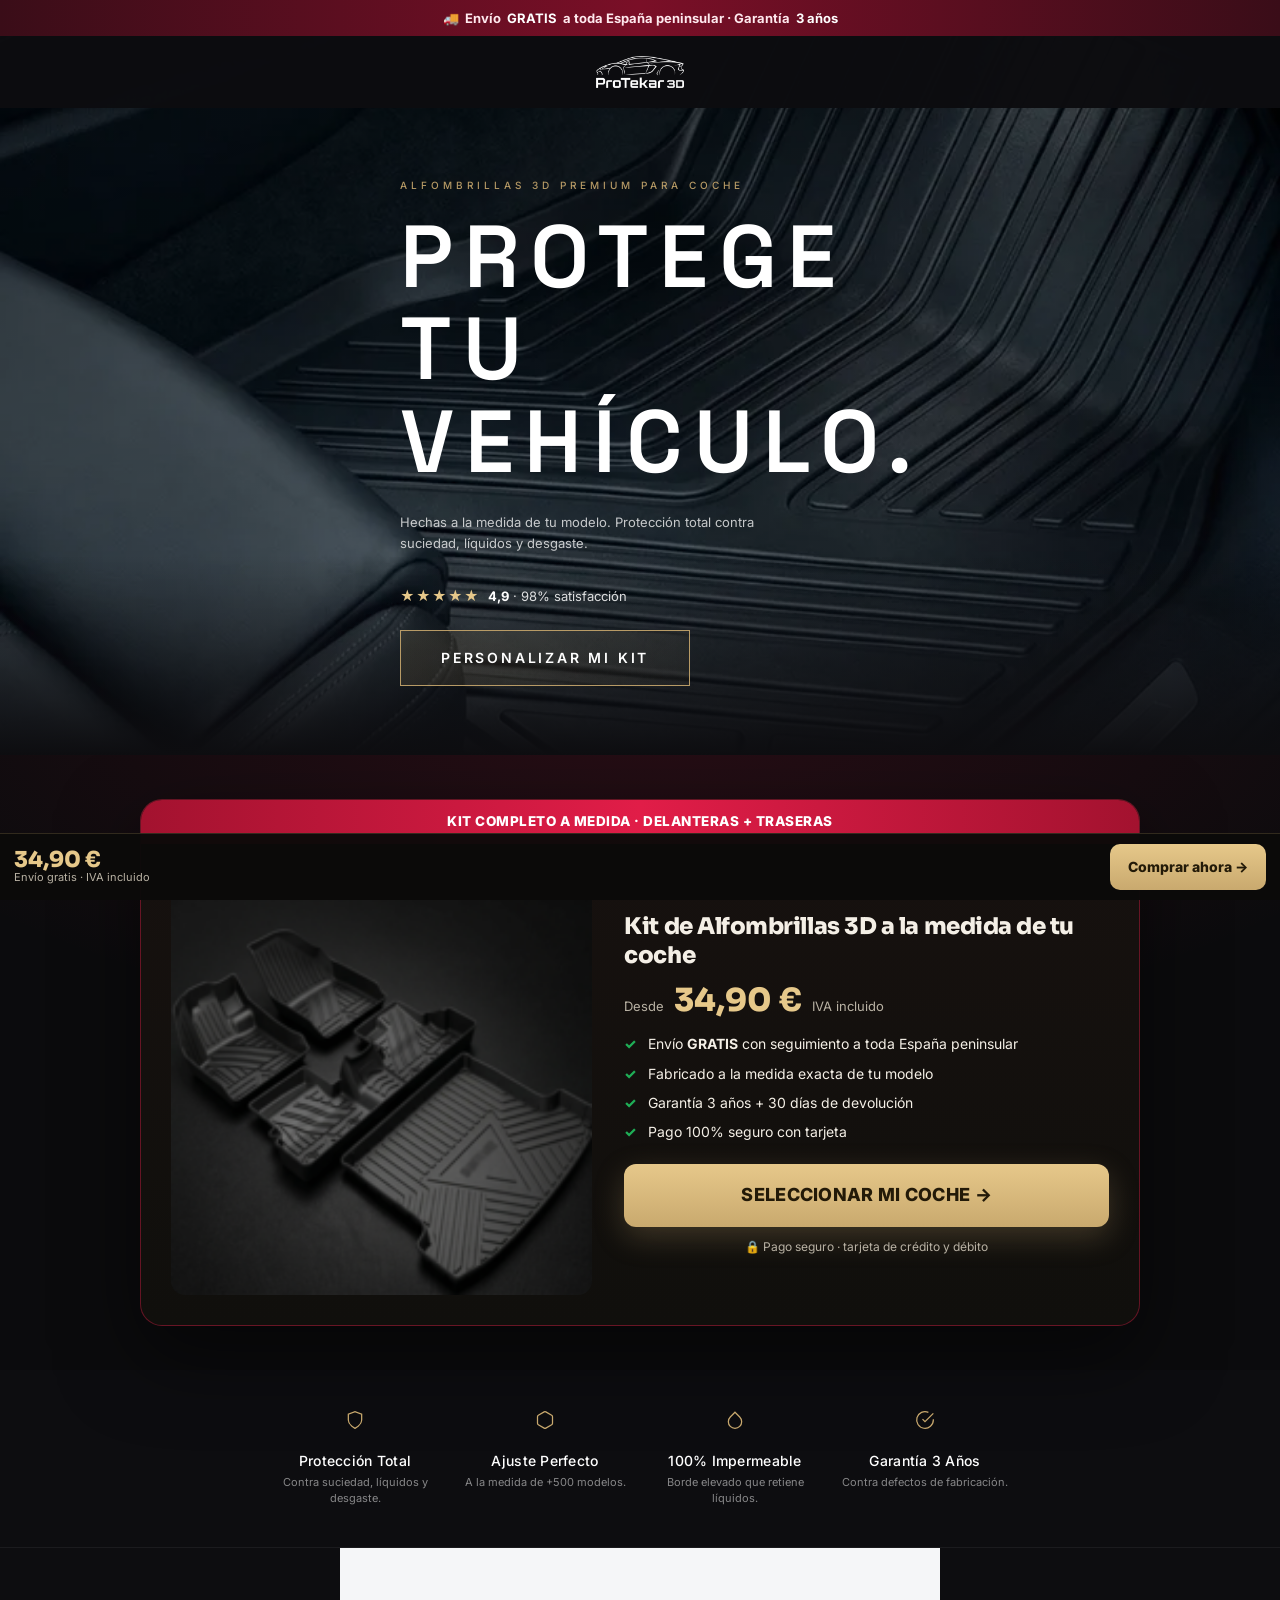
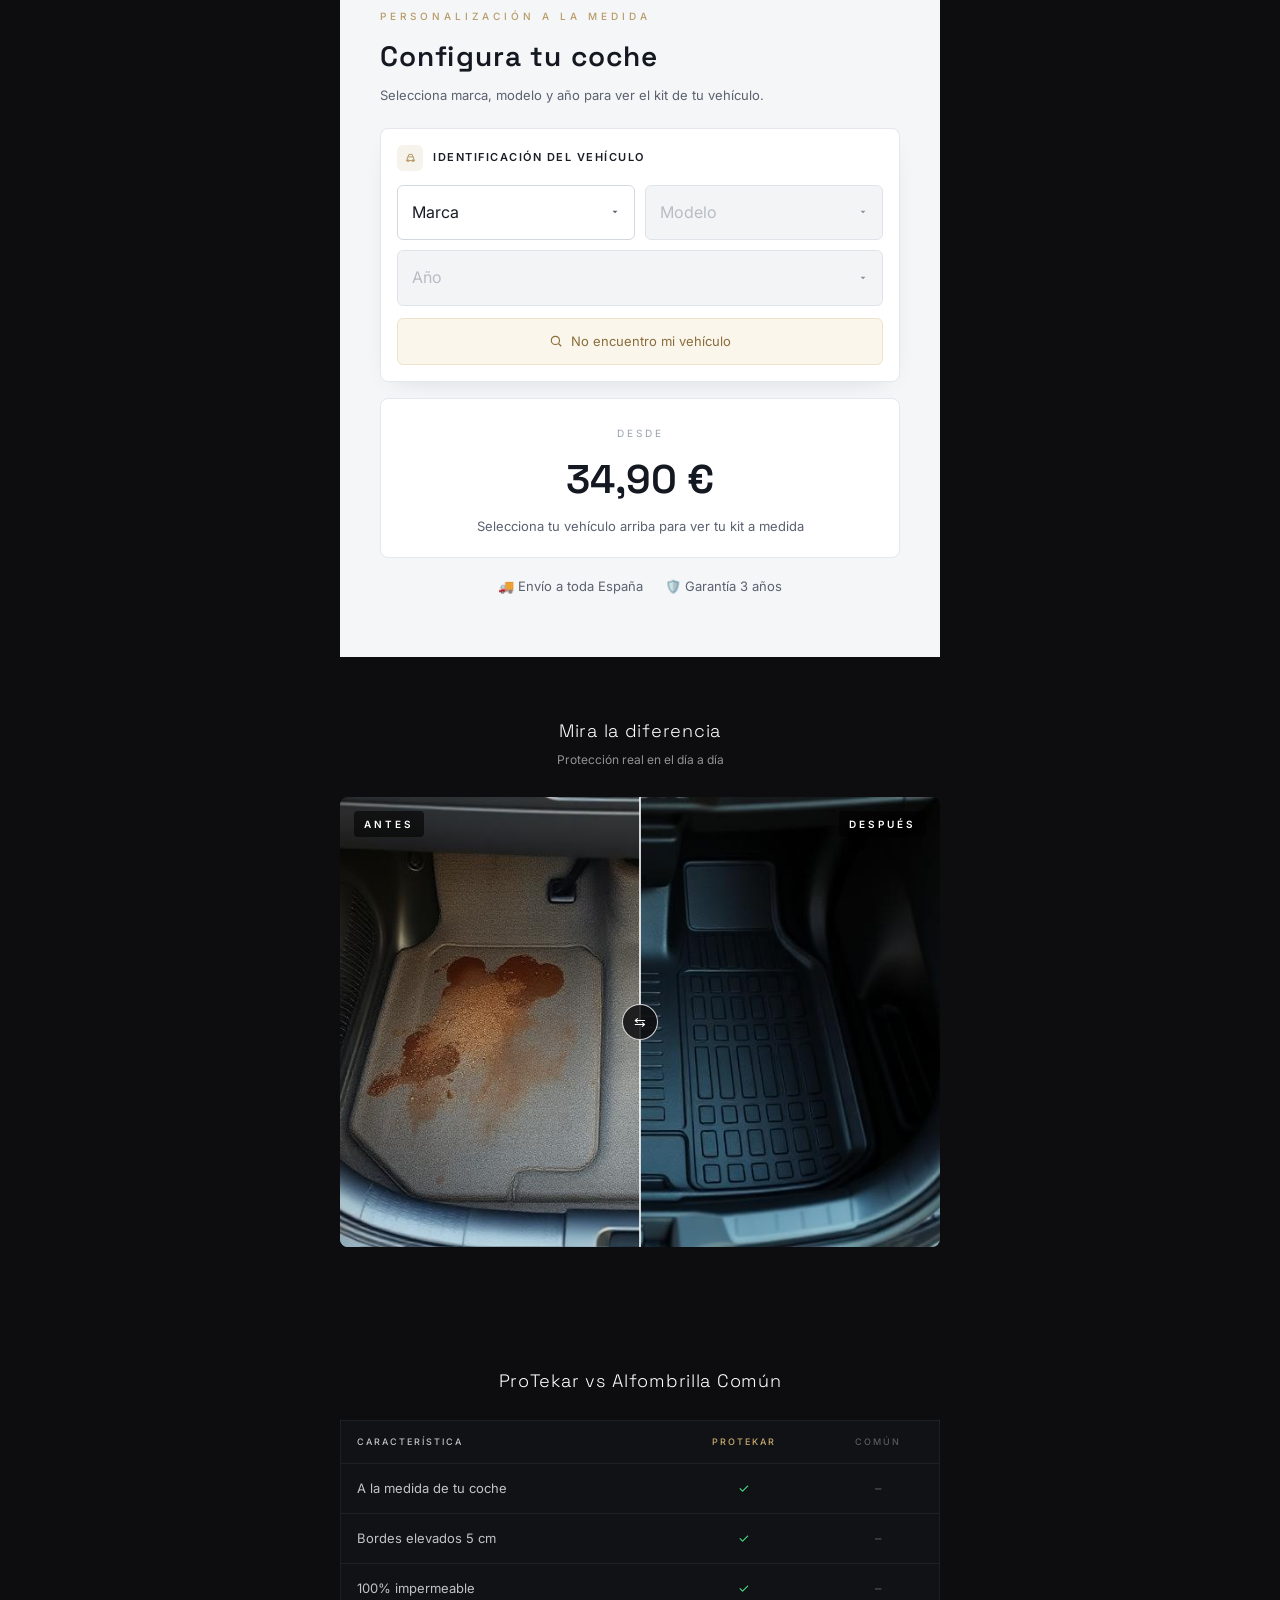
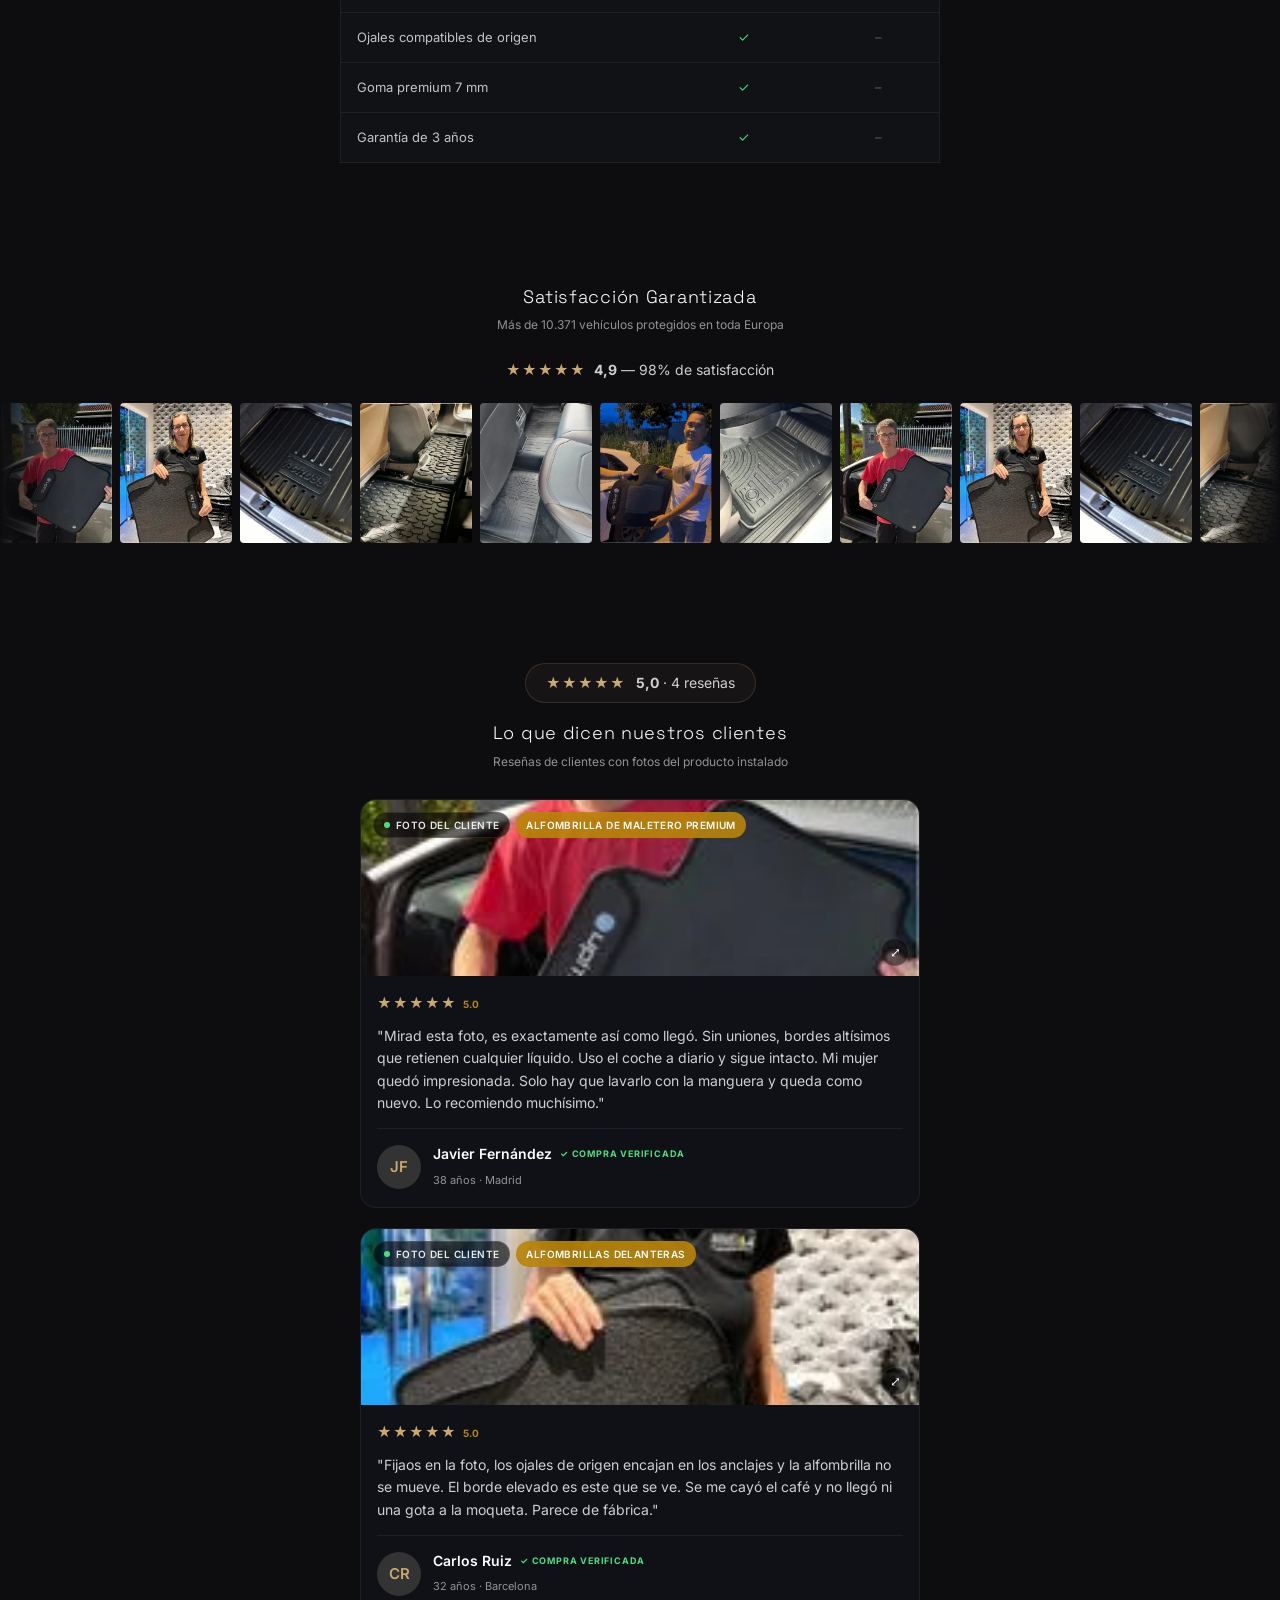
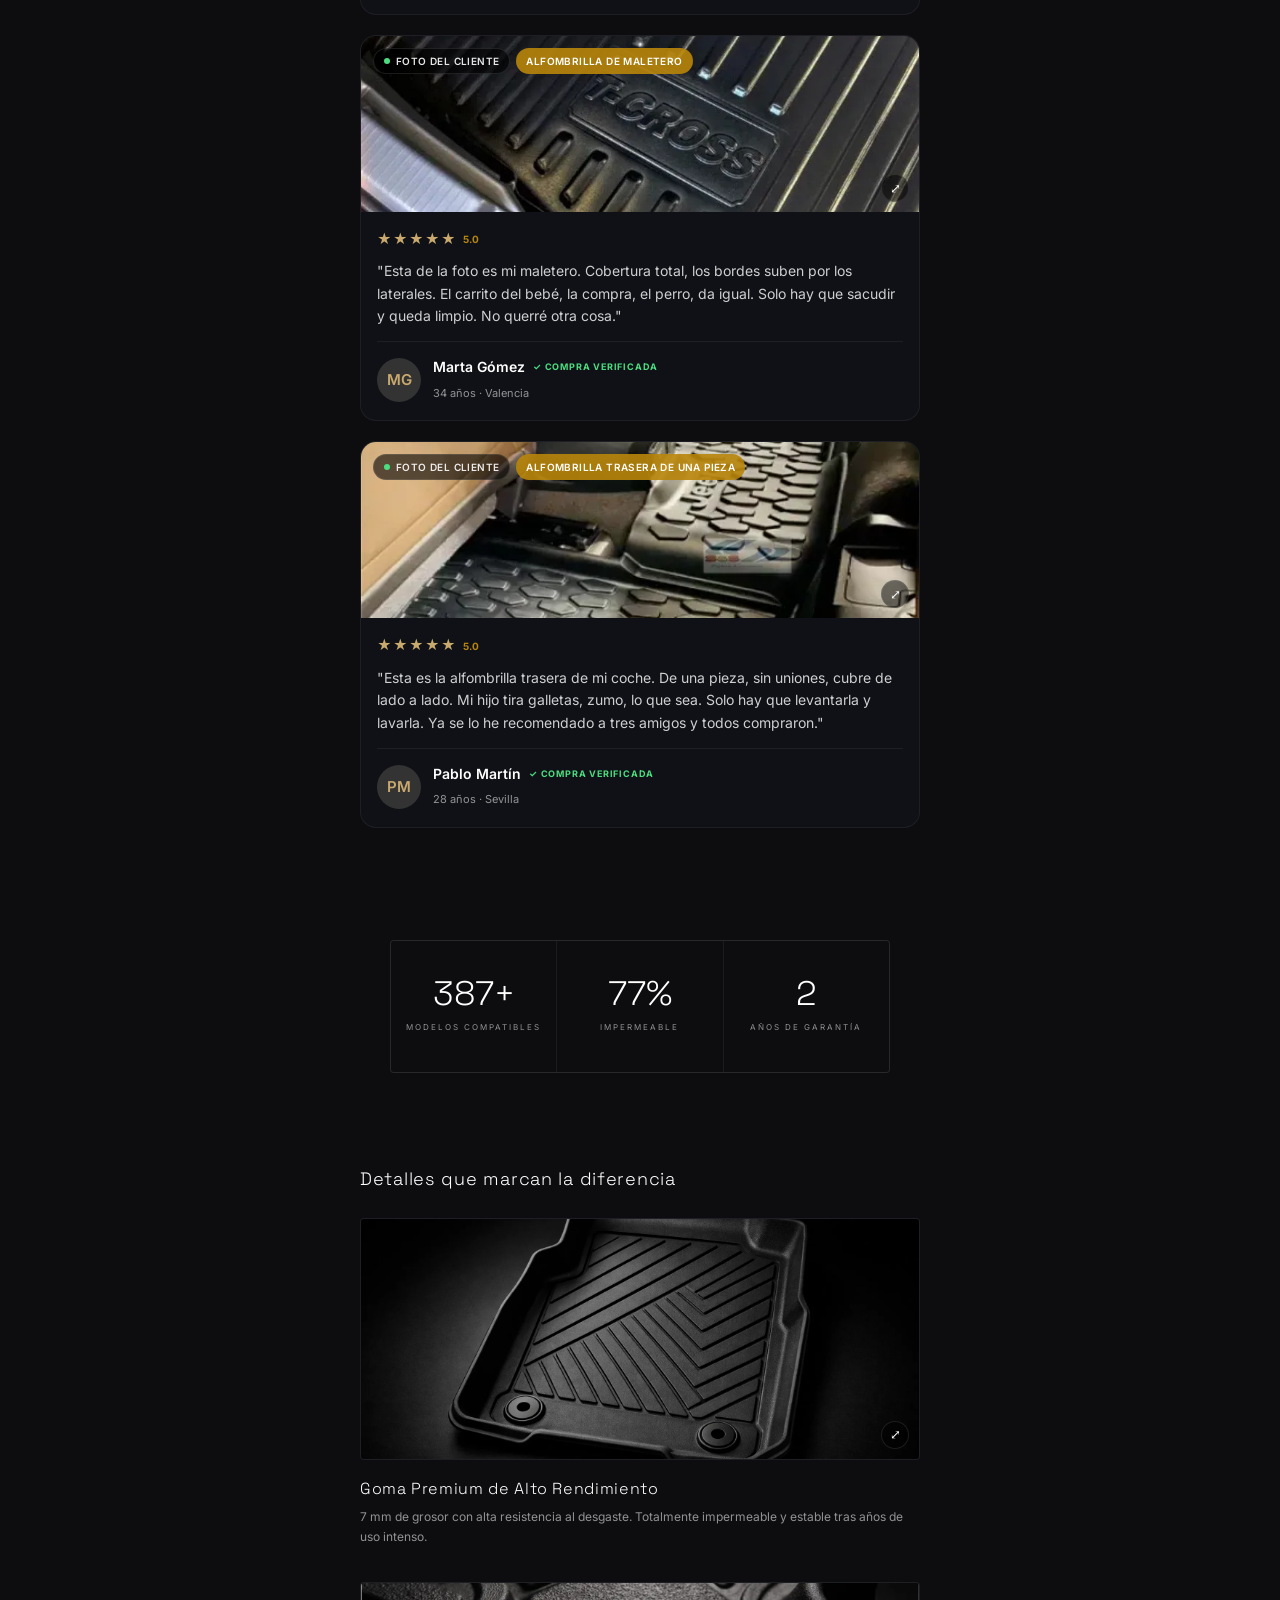
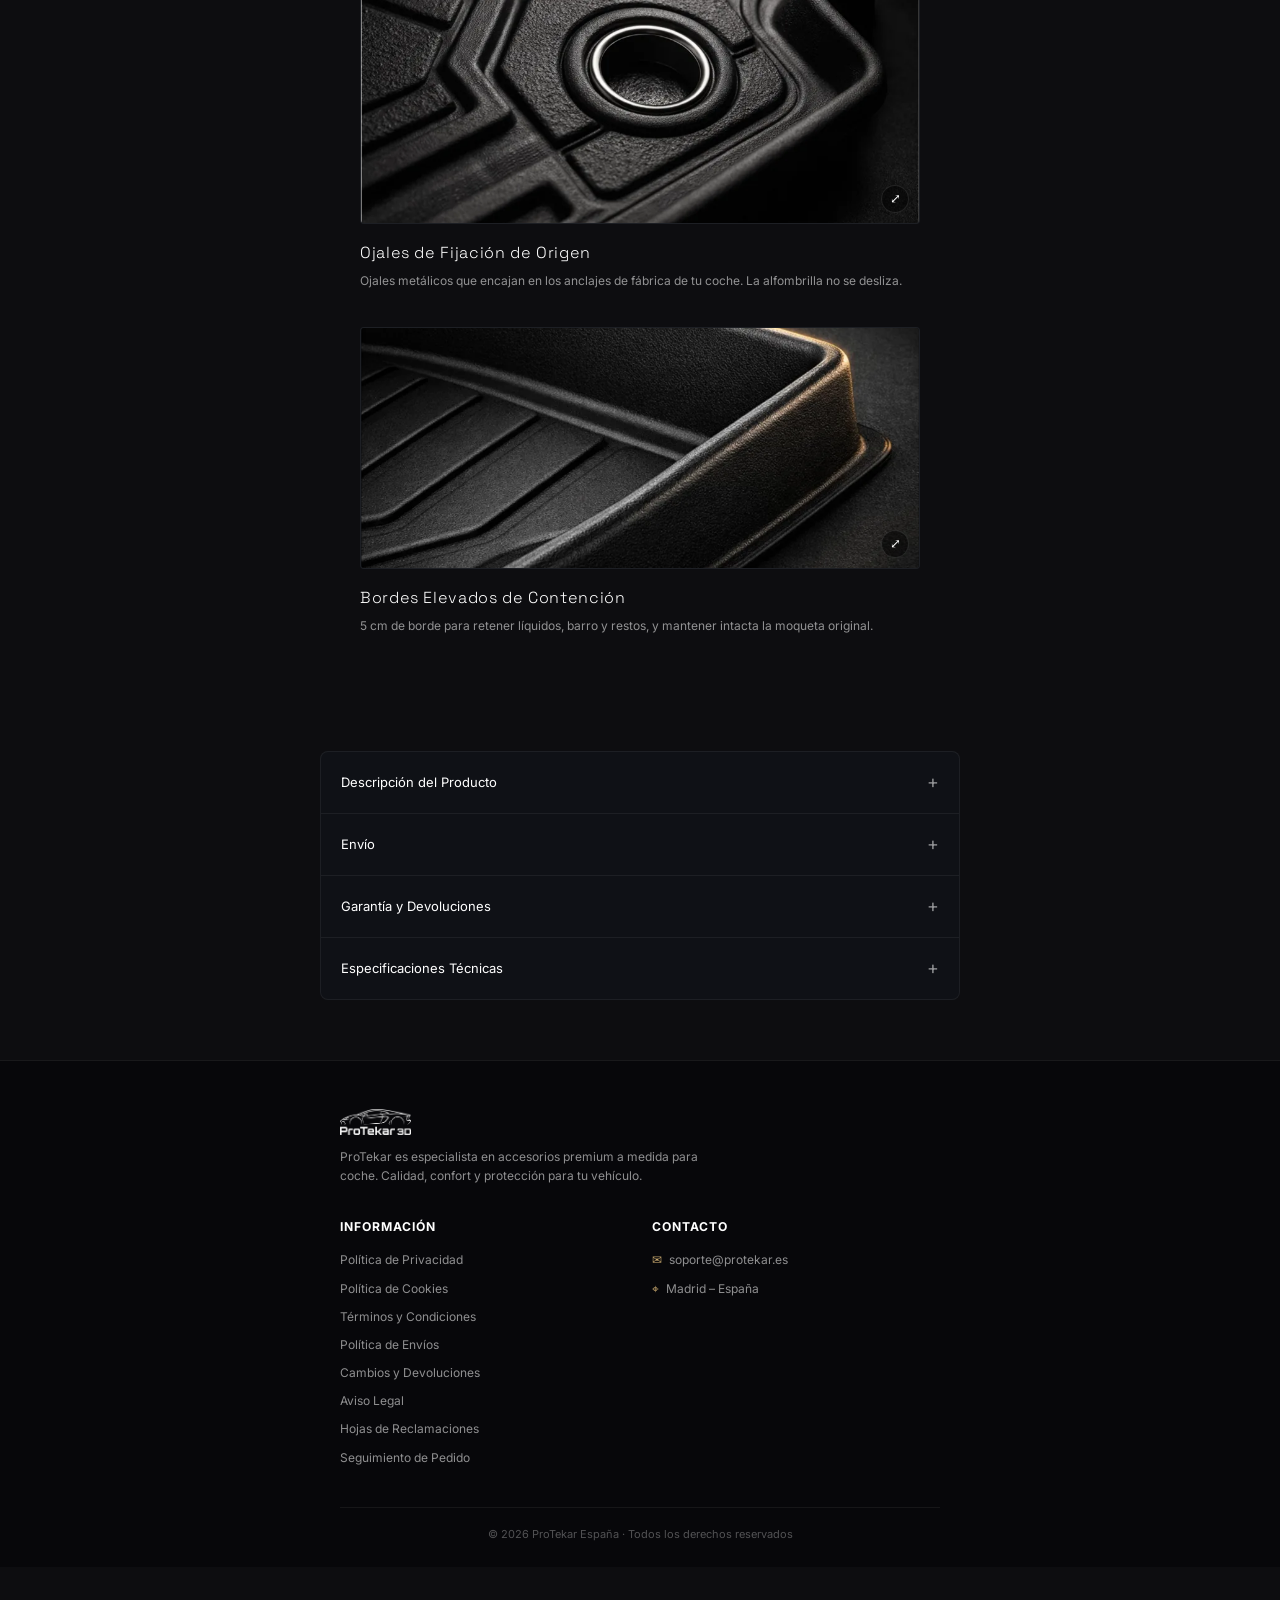
<file: index.html>
<!DOCTYPE html>
<html lang="es-ES">
<head>
    <meta charset="UTF-8">
    <meta name="viewport" content="width=device-width, initial-scale=1.0">
    <title>ProTekar España – Alfombrillas 3D Premium para tu Coche</title>
    <meta name="description" content="Alfombrillas 3D premium a medida para tu coche. Protección total contra suciedad, líquidos y desgaste. Envíos a toda España.">
    <link rel="preconnect" href="https://fonts.googleapis.com">
    <link rel="preconnect" href="https://fonts.gstatic.com" crossorigin>
    <link href="https://fonts.googleapis.com/css2?family=Inter:wght@300;400;500;600;700;800&family=Space+Grotesk:wght@300;500;600;700&family=Sora:wght@600;700;800&display=swap" rel="stylesheet">
    <link rel="stylesheet" href="index.css">
</head>
<body>
    <!-- Top bar -->
    <div class="topbar">
        <span>🚚</span> Envío <b>GRATIS</b> a toda España peninsular · Garantía <b>3 años</b>
    </div>

    <!-- Header -->
    <header class="header" id="header">
        <button class="nav-toggle" id="navToggle" aria-label="Abrir menú" aria-expanded="false">
            <span></span><span></span><span></span>
        </button>
        <a href="#hero" class="header-logo" aria-label="ProTekar España">
            <img src="images/protekar-logo.png" alt="ProTekar 3D" width="120" height="34">
        </a>
        <span class="header-spacer"></span>
    </header>

    <!-- Side menu -->
    <div class="menu-overlay" id="menuOverlay" hidden></div>
    <nav class="menu" id="menu" aria-hidden="true">
        <img src="images/protekar-logo.png" alt="ProTekar 3D" class="menu-logo">
        <a href="#hero">Inicio</a>
        <a href="#beneficios">Beneficios</a>
        <a href="#configurador">Configura tu coche</a>
        <a href="#comparativo">Antes y después</a>
        <a href="#satisfaccion">El producto instalado</a>
        <a href="#resenas">Testimonios</a>
        <a href="#detalles">Detalles</a>
        <a href="#faq">Preguntas frecuentes</a>
    </nav>

    <!-- Hero -->
    <section class="hero" id="hero">
        <img class="hero-bg" src="images/produto-instalado-carro.webp" alt="" aria-hidden="true">
        <div class="hero-overlay"></div>
        <div class="hero-overlay-bottom"></div>
        <div class="hero-content">
            <p class="hero-subtitle">Alfombrillas 3D premium para coche</p>
            <h1 class="hero-title">Protege tu vehículo.</h1>
            <p class="hero-description">Hechas a la medida de tu modelo. Protección total contra suciedad, líquidos y desgaste.</p>
            <div class="hero-rating">
                <span class="stars">★★★★★</span>
                <span class="hero-rating-text"><strong>4,9</strong> · 98% satisfacción</span>
            </div>
            <a href="#configurador" class="btn-outline">PERSONALIZAR MI KIT</a>
        </div>
    </section>

    <!-- Offer -->
    <section class="offer-sec" id="oferta">
        <div class="offer">
            <div class="offer-flag">KIT COMPLETO A MEDIDA · DELANTERAS + TRASERAS</div>
            <div class="offer-grid">
                <img class="offer-img" src="images/completo.webp" alt="Kit completo de alfombrillas 3D ProTekar">
                <div class="offer-info">
                    <h2>Kit de Alfombrillas 3D a la medida de tu coche</h2>
                    <div class="price-row">
                        <span class="price-from">Desde</span>
                        <span class="price-now" data-price></span>
                        <span class="price-tax">IVA incluido</span>
                    </div>
                    <ul class="offer-list">
                        <li>Envío <b>GRATIS</b> con seguimiento a toda España peninsular</li>
                        <li>Fabricado a la medida exacta de tu modelo</li>
                        <li>Garantía 3 años + 30 días de devolución</li>
                        <li>Pago 100% seguro con tarjeta</li>
                    </ul>
                    <a href="#configurador" class="cta-big">SELECCIONAR MI COCHE →</a>
                    <div class="offer-pay">🔒 Pago seguro · tarjeta de crédito y débito</div>
                </div>
            </div>
        </div>
    </section>

    <!-- Benefits -->
    <section class="beneficios" id="beneficios">
        <div class="beneficio">
            <svg viewBox="0 0 24 24"><path d="M12 22s8-4 8-10V5l-8-3-8 3v7c0 6 8 10 8 10z"/></svg>
            <h3>Protección Total</h3>
            <p>Contra suciedad, líquidos y desgaste.</p>
        </div>
        <div class="beneficio">
            <svg viewBox="0 0 24 24"><path d="M21 16V8a2 2 0 00-1-1.73l-7-4a2 2 0 00-2 0l-7 4A2 2 0 003 8v8a2 2 0 001 1.73l7 4a2 2 0 002 0l7-4A2 2 0 0021 16z"/></svg>
            <h3>Ajuste Perfecto</h3>
            <p>A la medida de +500 modelos.</p>
        </div>
        <div class="beneficio">
            <svg viewBox="0 0 24 24"><path d="M12 2.69l5.66 5.66a8 8 0 11-11.31 0z"/></svg>
            <h3>100% Impermeable</h3>
            <p>Borde elevado que retiene líquidos.</p>
        </div>
        <div class="beneficio">
            <svg viewBox="0 0 24 24"><path d="M22 11.08V12a10 10 0 11-5.93-9.14"/><polyline points="22 4 12 14.01 9 11.01"/></svg>
            <h3>Garantía 3 Años</h3>
            <p>Contra defectos de fabricación.</p>
        </div>
    </section>

    <!-- Configurator (light section) -->
    <section class="configurador" id="configurador">
        <p class="eyebrow">PERSONALIZACIÓN A LA MEDIDA</p>
        <h2 class="cfg-title">Configura tu coche</h2>
        <p class="cfg-sub">Selecciona marca, modelo y año para ver el kit de tu vehículo.</p>

        <div class="config-card">
            <div class="config-card-head">
                <span class="config-icon">
                    <svg viewBox="0 0 24 24"><path d="M5 17h14M6 17l1.5-6h9L18 17M8 11l1.5-4h5L16 11"/><circle cx="8" cy="17" r="1.5"/><circle cx="16" cy="17" r="1.5"/></svg>
                </span>
                IDENTIFICACIÓN DEL VEHÍCULO
            </div>
            <div class="config-grid">
                <select id="marca" aria-label="Marca">
                    <option value="">Marca</option>
                </select>
                <select id="modelo" aria-label="Modelo" disabled>
                    <option value="">Modelo</option>
                </select>
                <select id="anio" aria-label="Año" class="full" disabled>
                    <option value="">Año</option>
                </select>
            </div>
            <a href="mailto:soporte@protekar.es" class="config-help">
                <svg viewBox="0 0 24 24"><circle cx="11" cy="11" r="7"/><path d="M21 21l-4.3-4.3"/></svg>
                No encuentro mi vehículo
            </a>
        </div>

        <div class="price-card" id="configuradorResultado"></div>

        <ul class="cfg-perks">
            <li>🚚 Envío a toda España</li>
            <li>🛡️ Garantía 3 años</li>
        </ul>
    </section>

    <!-- Before / after -->
    <section class="antes-depois" id="comparativo">
        <h2 class="section-title-center">Mira la diferencia</h2>
        <p class="section-sub-center">Protección real en el día a día</p>
        <div class="ba" id="beforeAfter">
            <img src="images/depois-tapete.jpg" alt="Alfombrilla ProTekar instalada" class="ba-img">
            <div class="ba-before">
                <img src="images/antes-tapete.jpg" alt="Moqueta original sin protección" class="ba-img">
            </div>
            <span class="ba-tag ba-tag-l">ANTES</span>
            <span class="ba-tag ba-tag-r">DESPUÉS</span>
            <div class="ba-handle"><span>⇆</span></div>
            <input type="range" min="0" max="100" value="50" id="baRange" aria-label="Comparar antes y después">
        </div>
    </section>

    <!-- Comparison table -->
    <section class="tabela">
        <h2 class="section-title-center">ProTekar vs Alfombrilla Común</h2>
        <div class="table-wrap">
            <table class="vs">
                <thead>
                    <tr><th>CARACTERÍSTICA</th><th class="vs-pk">PROTEKAR</th><th>COMÚN</th></tr>
                </thead>
                <tbody>
                    <tr><td>A la medida de tu coche</td><td class="yes">✓</td><td class="no">–</td></tr>
                    <tr><td>Bordes elevados 5 cm</td><td class="yes">✓</td><td class="no">–</td></tr>
                    <tr><td>100% impermeable</td><td class="yes">✓</td><td class="no">–</td></tr>
                    <tr><td>Ojales compatibles de origen</td><td class="yes">✓</td><td class="no">–</td></tr>
                    <tr><td>Goma premium 7 mm</td><td class="yes">✓</td><td class="no">–</td></tr>
                    <tr><td>Garantía de 3 años</td><td class="yes">✓</td><td class="no">–</td></tr>
                </tbody>
            </table>
        </div>
    </section>

    <!-- Product photo marquee -->
    <section class="satisfaccion" id="satisfaccion">
        <h2 class="section-title-center">Satisfacción Garantizada</h2>
        <p class="section-sub-center">Más de 10.371 vehículos protegidos en toda Europa</p>
        <div class="sat-rating">
            <span class="stars">★★★★★</span>
            <span class="rating-inline"><strong>4,9</strong> — 98% de satisfacción</span>
        </div>
        <div class="marquee" aria-label="Fotos del producto instalado">
            <div class="marquee-track">
                <img src="images/cliente-1.png" alt="Alfombrilla ProTekar instalada">
                <img src="images/cliente-2.png" alt="Alfombrilla ProTekar instalada">
                <img src="images/cliente-3.webp" alt="Alfombrilla ProTekar instalada">
                <img src="images/cliente-4.webp" alt="Alfombrilla ProTekar instalada">
                <img src="images/cliente-5.webp" alt="Alfombrilla ProTekar instalada">
                <img src="images/cliente-6.png" alt="Alfombrilla ProTekar instalada">
                <img src="images/cliente-7.webp" alt="Alfombrilla ProTekar instalada">
                <img src="images/cliente-1.png" alt="" aria-hidden="true">
                <img src="images/cliente-2.png" alt="" aria-hidden="true">
                <img src="images/cliente-3.webp" alt="" aria-hidden="true">
                <img src="images/cliente-4.webp" alt="" aria-hidden="true">
                <img src="images/cliente-5.webp" alt="" aria-hidden="true">
                <img src="images/cliente-6.png" alt="" aria-hidden="true">
                <img src="images/cliente-7.webp" alt="" aria-hidden="true">
            </div>
        </div>
    </section>

    <!-- Customer reviews (rendered from reviews.js; hidden while empty) -->
    <section class="resenas" id="resenas" hidden>
        <div class="resenas-header">
            <div class="resenas-badge">
                <span class="stars">★★★★★</span>
                <span class="rating-inline"><strong id="ratingAvg"></strong> · <span id="ratingCount"></span></span>
            </div>
            <h2 class="section-title-center">Lo que dicen nuestros clientes</h2>
            <p class="section-sub-center">Reseñas de clientes con fotos del producto instalado</p>
        </div>
        <div id="resenasList"></div>
    </section>

    <!-- Stats -->
    <section class="estadisticas">
        <div class="stats-grid">
            <div class="stat"><span class="stat-num" data-count="500" data-suffix="+">0</span><span class="stat-label">MODELOS COMPATIBLES</span></div>
            <div class="stat"><span class="stat-num" data-count="100" data-suffix="%">0</span><span class="stat-label">IMPERMEABLE</span></div>
            <div class="stat"><span class="stat-num" data-count="3">0</span><span class="stat-label">AÑOS DE GARANTÍA</span></div>
        </div>
    </section>

    <!-- Details -->
    <section class="detalles" id="detalles">
        <h2 class="section-title-left">Detalles que marcan la diferencia</h2>
        <article class="detalle">
            <div class="detalle-image"><img src="images/detalhe-borracha.webp" alt="Goma premium de 7 mm" loading="lazy"></div>
            <h3>Goma Premium de Alto Rendimiento</h3>
            <p>7 mm de grosor con alta resistencia al desgaste. Totalmente impermeable y estable tras años de uso intenso.</p>
        </article>
        <article class="detalle">
            <div class="detalle-image"><img src="images/detalhe-ilhos.webp" alt="Ojales de fijación de origen" loading="lazy"></div>
            <h3>Ojales de Fijación de Origen</h3>
            <p>Ojales metálicos que encajan en los anclajes de fábrica de tu coche. La alfombrilla no se desliza.</p>
        </article>
        <article class="detalle">
            <div class="detalle-image"><img src="images/detalhe-borda.webp" alt="Bordes elevados de 5 cm" loading="lazy"></div>
            <h3>Bordes Elevados de Contención</h3>
            <p>5 cm de borde para retener líquidos, barro y restos, y mantener intacta la moqueta original.</p>
        </article>
    </section>

    <!-- FAQ -->
    <section class="faq" id="faq">
        <div class="faq-accordion">
            <details class="faq-item">
                <summary>Descripción del Producto</summary>
                <p>Kit de alfombrillas 3D en goma termoformada, fabricado a la medida del modelo y año de tu coche. Incluye delanteras y traseras, con bordes elevados y ojales compatibles con los anclajes de origen.</p>
            </details>
            <details class="faq-item">
                <summary>Envío</summary>
                <p>Envío gratuito con seguimiento a toda España peninsular. Baleares, Canarias, Ceuta y Melilla: consulta condiciones. Recibirás el número de seguimiento por email al expedir tu pedido.</p>
            </details>
            <details class="faq-item">
                <summary>Garantía y Devoluciones</summary>
                <p>3 años de garantía contra defectos de fabricación y 30 días para devolver el producto si no te convence, conforme a la normativa de consumo española.</p>
            </details>
            <details class="faq-item">
                <summary>Especificaciones Técnicas</summary>
                <ul>
                    <li>Material: goma premium de alto rendimiento</li>
                    <li>Grosor: 7 mm</li>
                    <li>Borde elevado: 5 cm</li>
                    <li>Fijación: ojales metálicos compatibles de origen</li>
                    <li>Limpieza: agua y jabón neutro</li>
                </ul>
            </details>
        </div>
    </section>

    <!-- Footer -->
    <footer class="footer">
        <div class="footer-inner">
            <img src="images/protekar-logo.png" alt="ProTekar 3D" class="footer-logo">
            <p class="footer-about">ProTekar es especialista en accesorios premium a medida para coche. Calidad, confort y protección para tu vehículo.</p>
            <div class="footer-cols">
                <div>
                    <h4>Información</h4>
                    <ul>
                        <li><a href="#">Política de Privacidad</a></li>
                        <li><a href="#">Política de Cookies</a></li>
                        <li><a href="#">Términos y Condiciones</a></li>
                        <li><a href="#">Política de Envíos</a></li>
                        <li><a href="#">Cambios y Devoluciones</a></li>
                        <li><a href="#">Aviso Legal</a></li>
                        <li><a href="#">Hojas de Reclamaciones</a></li>
                        <li><a href="#">Seguimiento de Pedido</a></li>
                    </ul>
                </div>
                <div>
                    <h4>Contacto</h4>
                    <ul>
                        <li><span class="ico">✉</span> <a href="mailto:soporte@protekar.es">soporte@protekar.es</a></li>
                        <li><span class="ico">⌖</span> Madrid – España</li>
                    </ul>
                </div>
            </div>
            <p class="footer-bottom">© 2026 ProTekar España · Todos los derechos reservados</p>
        </div>
    </footer>

    <!-- Lightbox -->
    <div class="lightbox" id="lightbox" role="dialog" aria-modal="true" aria-label="Foto ampliada" hidden>
        <button class="lb-close" id="lbClose" aria-label="Cerrar">✕</button>
        <button class="lb-nav lb-prev" id="lbPrev" aria-label="Foto anterior">‹</button>
        <figure class="lb-figure">
            <img id="lbImg" alt="">
            <figcaption id="lbCaption"></figcaption>
        </figure>
        <button class="lb-nav lb-next" id="lbNext" aria-label="Foto siguiente">›</button>
    </div>

    <!-- Sticky buy bar -->
    <div class="sticky" id="buybar">
        <div class="sticky-info">
            <span class="price-now" data-price></span>
            <small>Envío gratis · IVA incluido</small>
        </div>
        <a href="#configurador" class="sticky-cta">Comprar ahora →</a>
    </div>

    <script src="reviews.js"></script>
    <script src="app.js"></script>
</body>
</html>
</file>
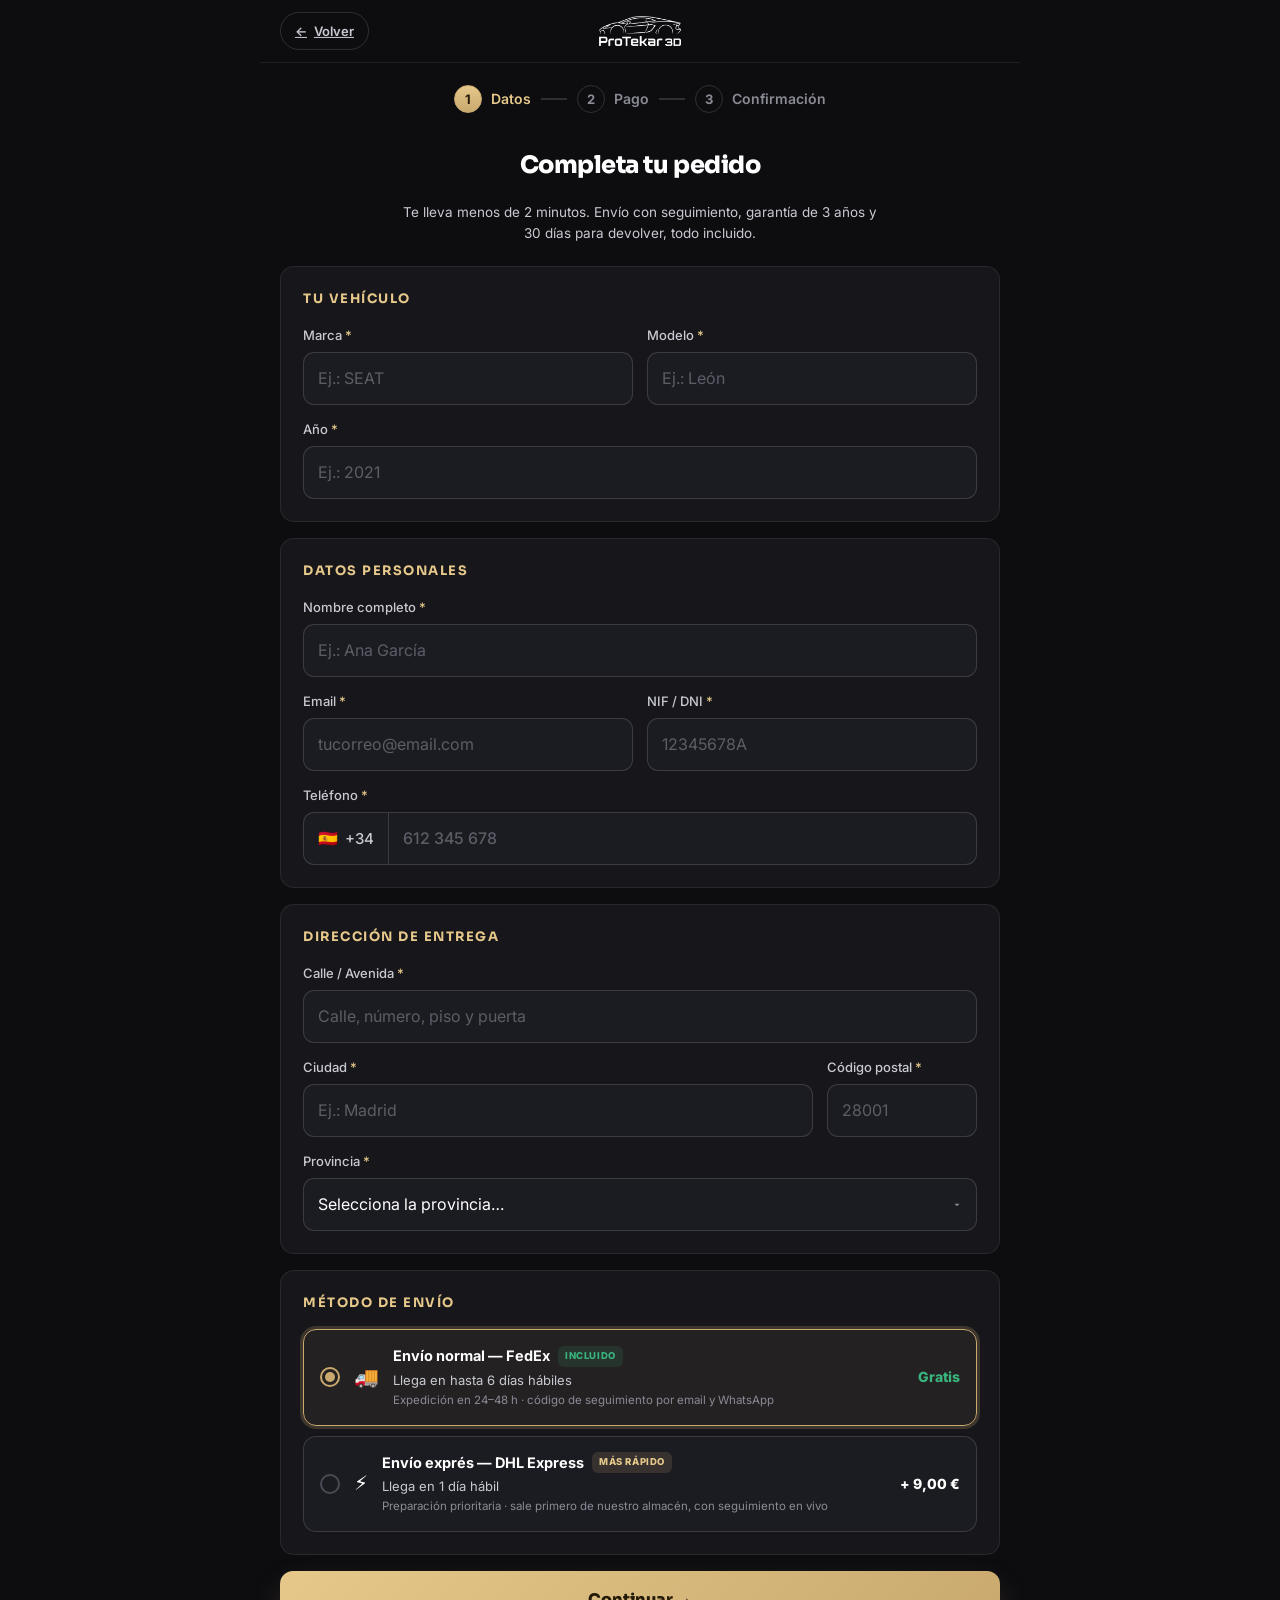
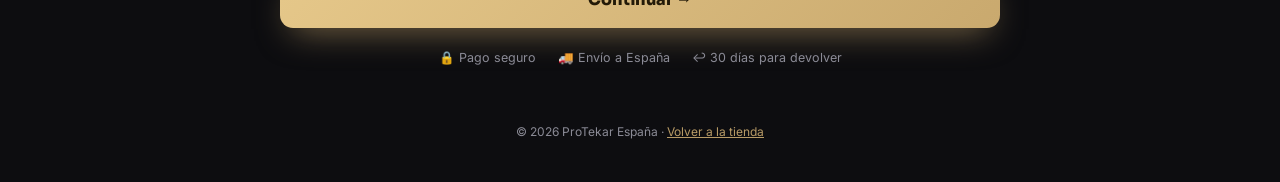
<file: checkout.html>
<!DOCTYPE html>
<html lang="es-ES">
<head>
    <meta charset="UTF-8">
    <meta name="viewport" content="width=device-width, initial-scale=1.0">
    <title>Finalizar compra — ProTekar España</title>
    <meta name="robots" content="noindex">
    <link rel="preconnect" href="https://fonts.googleapis.com">
    <link rel="preconnect" href="https://fonts.gstatic.com" crossorigin>
    <link href="https://fonts.googleapis.com/css2?family=Inter:wght@400;500;600;700;800&family=Sora:wght@600;700;800&display=swap" rel="stylesheet">
    <link rel="stylesheet" href="checkout.css">
</head>
<body>
    <header class="header">
        <a href="/" class="back-link"><span>←</span> <span class="txt">Volver</span></a>
        <a href="/" class="logo"><img src="images/protekar-logo.png" alt="ProTekar 3D" width="120" height="34"></a>
    </header>

    <ol class="steps">
        <li class="st on" id="stDados"><span class="n">1</span> Datos</li>
        <li class="ln"></li>
        <li class="st" id="stPagamento"><span class="n">2</span> Pago</li>
        <li class="ln"></li>
        <li class="st" id="stConfirmacao"><span class="n">3</span> Confirmación</li>
    </ol>

    <form class="wrap" id="checkoutForm" novalidate>
        <h1 class="phead-title">Completa tu pedido</h1>
        <p class="phead-sub">Te lleva menos de 2 minutos. Envío con seguimiento, garantía de 3 años y 30 días para devolver, todo incluido.</p>

        <!-- ============ STEP 1 — Datos ============ -->
        <section class="co-step" id="step1">

            <!-- Vehicle (only if it did not arrive from the configurator) -->
            <section class="card" id="vehicleCard" hidden>
                <div class="card-title">Tu vehículo</div>
                <div class="grid">
                    <label class="field"><span>Marca <i class="req">*</i></span><input name="marca" placeholder="Ej.: SEAT" maxlength="60"></label>
                    <label class="field"><span>Modelo <i class="req">*</i></span><input name="modelo" placeholder="Ej.: León" maxlength="60"></label>
                </div>
                <label class="field"><span>Año <i class="req">*</i></span><input name="anio" inputmode="numeric" placeholder="Ej.: 2021" maxlength="4" pattern="\d{4}"></label>
            </section>

            <section class="card">
                <div class="card-title">Datos Personales</div>
                <label class="field"><span>Nombre completo <i class="req">*</i></span><input name="nombre" autocomplete="name" placeholder="Ej.: Ana García" maxlength="80"></label>
                <div class="grid">
                    <label class="field"><span>Email <i class="req">*</i></span><input name="email" type="email" autocomplete="email" placeholder="tucorreo@email.com" maxlength="120"></label>
                    <label class="field"><span>NIF / DNI <i class="req">*</i></span><input name="nif" autocomplete="off" placeholder="12345678A" maxlength="20"></label>
                </div>
                <label class="field"><span>Teléfono <i class="req">*</i></span>
                    <span class="phone-row">
                        <span class="phone-prefix"><span class="flag">🇪🇸</span> +34</span>
                        <input name="telefono" type="tel" autocomplete="tel" placeholder="612 345 678" maxlength="30">
                    </span>
                </label>
            </section>

            <section class="card">
                <div class="card-title">Dirección de Entrega</div>
                <label class="field"><span>Calle / Avenida <i class="req">*</i></span><input name="direccion" autocomplete="address-line1" placeholder="Calle, número, piso y puerta" maxlength="160"></label>
                <div class="grid g-cp">
                    <label class="field"><span>Ciudad <i class="req">*</i></span><input name="ciudad" autocomplete="address-level2" placeholder="Ej.: Madrid" maxlength="80"></label>
                    <label class="field"><span>Código postal <i class="req">*</i></span><input name="cp" autocomplete="postal-code" inputmode="numeric" placeholder="28001" maxlength="5" pattern="\d{5}"></label>
                </div>
                <label class="field"><span>Provincia <i class="req">*</i></span>
                    <select name="region" autocomplete="address-level1">
                        <option value="">Selecciona la provincia…</option>
                    </select>
                </label>
            </section>

            <section class="card">
                <div class="card-title">Método de Envío</div>
                <div id="shipOptions"></div>
            </section>

            <button type="button" class="btn-primary" id="toStep2">Continuar →</button>
            <div class="trust">
                <span>🔒 Pago seguro</span>
                <span>🚚 Envío a España</span>
                <span>↩ 30 días para devolver</span>
            </div>
        </section>

        <!-- ============ STEP 2 — Pago ============ -->
        <section class="co-step" id="step2" hidden>

            <section class="card bumps-card">
                <div class="card-title">Completa tu pedido <span class="badge-once">OFERTA ÚNICA</span></div>
                <div id="bumps"></div>
            </section>

            <section class="card">
                <div class="card-title">Resumen del pedido</div>
                <div class="sum-prod">
                    <img id="prodImg" alt="">
                    <div class="sum-meta">
                        <b id="prodName"></b>
                        <span class="veh" id="prodVehicle"></span>
                        <span class="sum-price"><span class="now" id="prodNow"></span> <s id="prodOld" hidden></s></span>
                    </div>
                </div>
                <div class="lines" id="sumLines"></div>
                <div class="total"><span class="l">Total a pagar</span><span class="r" data-total></span></div>
                <p class="count" id="promoCount" hidden>⏱ La promoción termina en <b id="promoTimer"></b></p>
            </section>

            <section class="card">
                <div class="card-title">Método de Pago</div>
                <label class="pm">
                    <input type="radio" name="pm" value="card" checked>
                    <span class="pm-radio"></span>
                    <span class="pm-b"><b>Tarjeta de crédito / débito</b><span>Visa, Mastercard · Apple Pay y Google Pay</span></span>
                    <span class="pm-logo" style="color:#1a1f71">VISA</span>
                </label>
                <label class="pm" style="margin-top:10px">
                    <input type="radio" name="pm" value="bizum">
                    <span class="pm-radio"></span>
                    <span class="pm-b"><b>Bizum</b><span>Pago instantáneo con el móvil</span></span>
                    <span class="pm-logo" style="color:#00b7b0">Bizum</span>
                </label>

                <p class="form-error" id="formError" role="alert" hidden style="margin-top:16px"></p>
                <button type="submit" class="btn-primary" id="payBtn" style="margin-top:16px">
                    <svg viewBox="0 0 24 24"><rect x="4" y="11" width="16" height="10" rx="2"/><path d="M8 11V7a4 4 0 018 0v4"/></svg>
                    <span>Finalizar Pedido · <b data-total></b></span>
                </button>
                <button type="button" class="btn-ghost" id="backEdit">← Editar datos</button>
                <p class="ssl">🔒 Pago procesado de forma segura vía Stripe (tarjeta, Bizum)</p>
            </section>
        </section>
    </form>

    <footer class="foot">© 2026 ProTekar España · <a href="/">Volver a la tienda</a></footer>

    <script src="reviews.js"></script>
    <script src="checkout.js"></script>
</body>
</html>
</file>
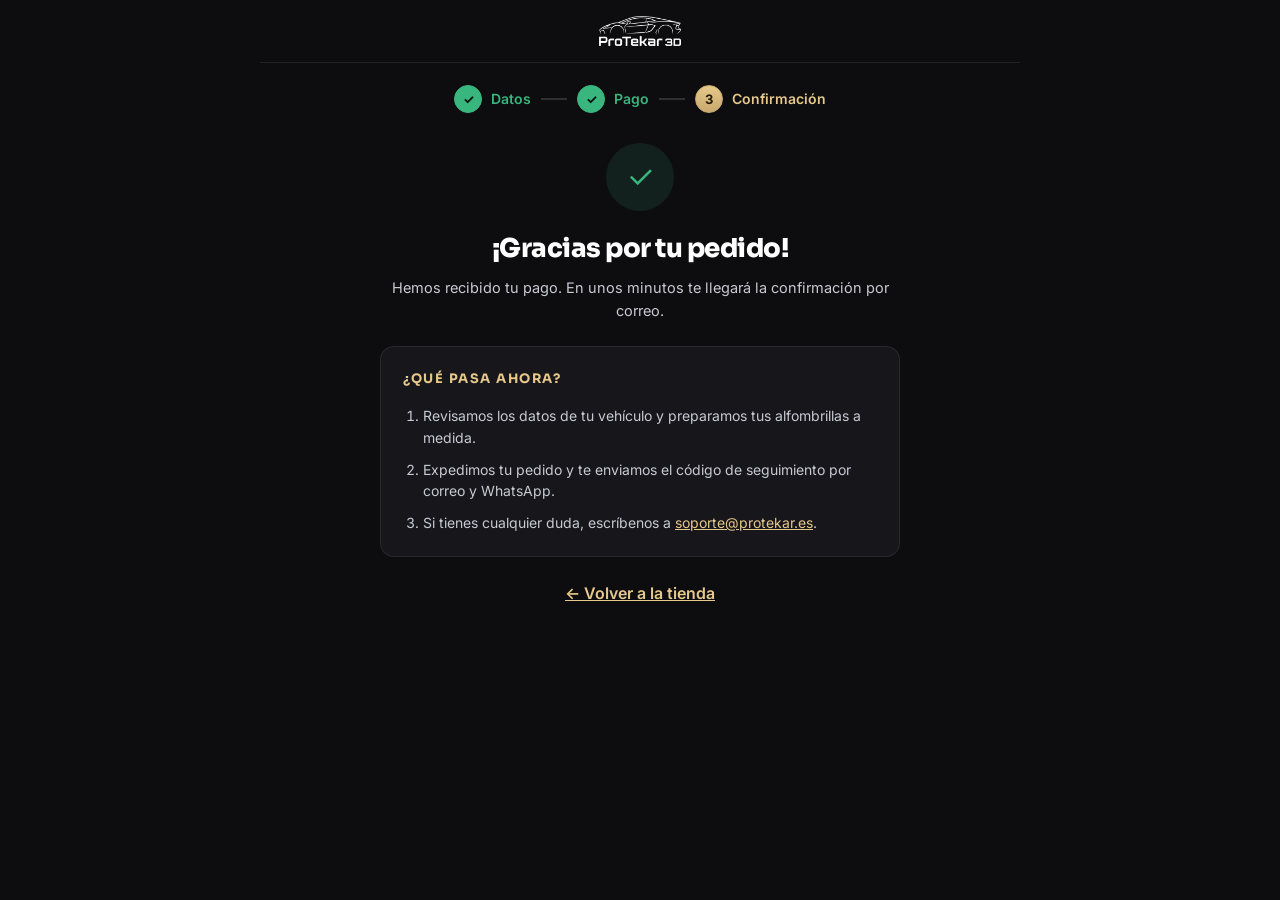
<file: gracias.html>
<!DOCTYPE html>
<html lang="es-ES">
<head>
    <meta charset="UTF-8">
    <meta name="viewport" content="width=device-width, initial-scale=1.0">
    <title>¡Gracias por tu pedido! — ProTekar España</title>
    <meta name="robots" content="noindex">
    <link rel="preconnect" href="https://fonts.googleapis.com">
    <link rel="preconnect" href="https://fonts.gstatic.com" crossorigin>
    <link href="https://fonts.googleapis.com/css2?family=Inter:wght@400;500;600;700;800&family=Sora:wght@600;700;800&display=swap" rel="stylesheet">
    <link rel="stylesheet" href="checkout.css">
    <style>
        .thanks { max-width: 560px; margin: 8px auto 40px; padding: 0 20px; text-align: center; }
        .thanks .ok { width: 68px; height: 68px; margin: 8px auto 18px; border-radius: 50%; display: grid; place-items: center; background: var(--ok-bg); color: var(--ok); font-size: 32px; }
        .thanks h1 { font-family: Sora, sans-serif; font-size: 26px; font-weight: 800; letter-spacing: -.02em; margin: 0 0 8px; }
        .thanks .lead { color: var(--ink2); font-size: 14.5px; margin: 0; }
        .thanks .card { text-align: left; margin-top: 24px; }
        .thanks ol { margin: 0; padding-left: 20px; display: grid; gap: 10px; font-size: 14px; color: var(--ink2); }
        .thanks ol a { color: var(--gold-bright); }
        .thanks .back { display: inline-block; margin-top: 24px; font-weight: 600; color: var(--gold-bright); }
    </style>
</head>
<body>
    <header class="header">
        <a href="/" class="logo"><img src="images/protekar-logo.png" alt="ProTekar 3D" width="120" height="34"></a>
    </header>

    <ol class="steps">
        <li class="st done"><span class="n">✓</span> Datos</li>
        <li class="ln"></li>
        <li class="st done"><span class="n">✓</span> Pago</li>
        <li class="ln"></li>
        <li class="st on"><span class="n">3</span> Confirmación</li>
    </ol>

    <main class="thanks">
        <div class="ok">✓</div>
        <h1>¡Gracias por tu pedido!</h1>
        <p class="lead">Hemos recibido tu pago. En unos minutos te llegará la confirmación por correo.</p>
        <section class="card">
            <div class="card-title">¿Qué pasa ahora?</div>
            <ol>
                <li>Revisamos los datos de tu vehículo y preparamos tus alfombrillas a medida.</li>
                <li>Expedimos tu pedido y te enviamos el código de seguimiento por correo y WhatsApp.</li>
                <li>Si tienes cualquier duda, escríbenos a <a href="mailto:soporte@protekar.es">soporte@protekar.es</a>.</li>
            </ol>
        </section>
        <a href="/" class="back">← Volver a la tienda</a>
    </main>
</body>
</html>
</file>
<file: index.css>
/* ========================================
   ProTekar España – Design system
   Columna central estrecha, dark + dorado, sección configurador clara
   ======================================== */

:root {
    --bg-primary: #0d0d10;
    --bg-secondary: #111318;
    --bg-card: rgba(17, 19, 24, 0.8);
    --border-color: rgba(255, 255, 255, 0.06);
    --border-light: rgba(255, 255, 255, 0.08);
    --gold: #b89b66;
    --gold-accent: #c9a96e;
    --gold-light: #d4af7a;
    --gold-bright: #e6c88a;
    --red: #e11d48;
    --green: #4ade80;
    --text-primary: #fff;
    --text-cream: #f4efe6;
    --text-muted-warm: #b9b2a4;
    --text-secondary: rgba(255, 255, 255, 0.55);
    --text-muted: rgba(255, 255, 255, 0.3);
    --light-bg: #f5f6f8;
    --light-border: #e4e7ec;
    --light-input: #d3d8e0;
    --ink: #141821;
    --ink-2: #1a1d24;
    --font-body: 'Inter', -apple-system, BlinkMacSystemFont, 'Segoe UI', sans-serif;
    --font-heading: 'Space Grotesk', 'Inter', sans-serif;
    --font-display: 'Sora', 'Inter', sans-serif;
    --col: 600px;
}

* { box-sizing: border-box; margin: 0; padding: 0; }
html { scroll-behavior: smooth; scroll-padding-top: 110px; }
body {
    background: var(--bg-primary);
    color: var(--text-primary);
    font-family: var(--font-body);
    line-height: 1.6;
    -webkit-font-smoothing: antialiased;
    padding-top: 36px;
    padding-bottom: 66px;
}
img { max-width: 100%; display: block; }
a { color: inherit; text-decoration: none; }
section { padding: 60px 40px; }

/* ---- Top bar ---- */
.topbar {
    position: fixed;
    top: 0; left: 0; right: 0;
    z-index: 70;
    height: 36px;
    display: flex;
    align-items: center;
    justify-content: center;
    gap: 6px;
    padding: 9px 12px;
    background: linear-gradient(90deg, #3a0d18, #7a0f27 50%, #3a0d18);
    color: #ffe9ee;
    font-size: 13px;
    font-weight: 700;
    white-space: nowrap;
    overflow: hidden;
}
.topbar b { color: #fff; }

/* ---- Header ---- */
.header {
    position: sticky;
    top: 36px;
    z-index: 60;
    display: grid;
    grid-template-columns: 1fr auto 1fr;
    align-items: center;
    padding: 20px 40px;
    background: rgba(13, 13, 16, 0.98);
}
.header-logo img { height: 32px; width: auto; }
.nav-toggle {
    width: 22px; height: 16px;
    display: flex; flex-direction: column; justify-content: space-between;
    background: none; border: 0; cursor: pointer;
}
.nav-toggle span { height: 1.5px; background: #fff; border-radius: 2px; }

/* ---- Side menu ---- */
.menu-overlay {
    position: fixed; inset: 0;
    z-index: 80;
    background: rgba(0, 0, 0, 0.6);
}
.menu {
    position: fixed;
    top: 0; bottom: 0; left: 0;
    z-index: 90;
    width: min(300px, 85vw);
    background: var(--bg-secondary);
    border-right: 1px solid var(--border-color);
    padding: 28px 0;
    display: flex;
    flex-direction: column;
    transform: translateX(-100%);
    transition: transform .3s ease;
}
.menu.open { transform: none; }
.menu-logo { height: 30px; width: auto; margin: 0 24px 24px; }
.menu a {
    padding: 14px 24px;
    font-size: 14px;
    color: var(--text-secondary);
    border-top: 1px solid var(--border-color);
}
.menu a:hover { color: var(--gold-accent); }

/* ---- Hero ---- */
.hero {
    position: relative;
    height: 720px;
    margin-top: -73px;
    padding: 0 20px;
    display: flex;
    align-items: center;
    justify-content: center;
    overflow: hidden;
}
.hero-bg { position: absolute; inset: 0; width: 100%; height: 100%; object-fit: cover; }
.hero-overlay {
    position: absolute; inset: 0;
    background: linear-gradient(160deg, rgba(0,0,0,.55) 0%, rgba(0,0,0,.38) 60%, rgba(13,13,16,.6) 100%);
}
.hero-overlay-bottom {
    position: absolute; left: 0; right: 0; bottom: 0;
    height: 200px;
    background: linear-gradient(rgba(0,0,0,0), var(--bg-primary));
}
.hero-content { position: relative; width: 480px; max-width: 100%; padding-top: 73px; }
.hero-subtitle, .eyebrow {
    font-size: 10px;
    font-weight: 500;
    letter-spacing: 4px;
    text-transform: uppercase;
    color: rgba(201, 169, 110, 0.9);
    margin-bottom: 18px;
}
.hero-title {
    font-family: var(--font-heading);
    font-weight: 600;
    font-size: 88px;
    line-height: 1.05;
    letter-spacing: .12em;
    text-transform: uppercase;
    margin-bottom: 24px;
}
.hero-description {
    max-width: 360px;
    font-size: 13px;
    color: rgba(255, 255, 255, 0.75);
    margin-bottom: 32px;
}
.btn-outline {
    display: inline-block;
    padding: 16px 40px;
    border: 1px solid var(--gold);
    background: linear-gradient(135deg, rgba(184,155,102,.15), rgba(184,155,102,.05));
    font-size: 14px;
    font-weight: 600;
    letter-spacing: 2.8px;
    transition: background .3s;
}
.btn-outline:hover { background: rgba(184, 155, 102, .25); }

/* ---- Offer ---- */
.offer-sec {
    padding: 44px 16px;
    background: #0b0b0d radial-gradient(1200px 500px at 50% -10%, rgba(225, 29, 72, 0.14), rgba(0, 0, 0, 0) 70%);
}
.offer {
    max-width: 1000px;
    margin: 0 auto;
    border: 1px solid rgba(225, 29, 72, 0.4);
    border-radius: 22px;
    overflow: hidden;
    background: linear-gradient(#17110f, #100f0c);
    box-shadow: 0 30px 80px rgba(0, 0, 0, .5);
}
.offer-flag {
    background: linear-gradient(90deg, #a3122f, var(--red), #a3122f);
    text-align: center;
    font-size: 13.5px;
    font-weight: 800;
    letter-spacing: .5px;
    padding: 11px;
}
.offer-grid {
    display: grid;
    grid-template-columns: 1fr 1.15fr;
    gap: 32px;
    padding: 30px;
    align-items: center;
}
.offer-img { width: 100%; border-radius: 14px; background: #000; }
.offer-info h2 {
    font-family: var(--font-display);
    font-weight: 800;
    font-size: 23px;
    letter-spacing: -0.02em;
    line-height: 1.25;
    color: var(--text-cream);
    margin-bottom: 14px;
}
.price-row { display: flex; align-items: baseline; flex-wrap: wrap; gap: 10px; margin-bottom: 16px; }
.price-from, .price-tax { font-size: 13px; color: var(--text-muted-warm); }
.price-now {
    font-family: var(--font-display);
    font-weight: 800;
    font-size: 32px;
    color: var(--gold-bright);
    line-height: 1;
}
.offer-list { list-style: none; display: grid; gap: 7px; margin-bottom: 20px; }
.offer-list li { position: relative; padding-left: 24px; font-size: 14px; color: var(--text-cream); }
.offer-list li::before { content: '✓'; position: absolute; left: 0; color: #1faf57; font-weight: 800; }
.cta-big {
    display: block;
    text-align: center;
    padding: 17px 20px;
    border-radius: 12px;
    background: linear-gradient(180deg, var(--gold-bright), var(--gold-accent));
    color: #231a08;
    font-size: 18px;
    font-weight: 800;
    letter-spacing: .3px;
    box-shadow: 0 10px 30px rgba(201, 169, 110, .25);
    transition: transform .2s;
}
.cta-big:hover { transform: translateY(-2px); }
.offer-pay { text-align: center; margin-top: 10px; font-size: 12px; color: var(--text-muted-warm); }

/* ---- Benefits ---- */
.beneficios {
    display: flex;
    justify-content: center;
    flex-wrap: wrap;
    gap: 16px 15px;
    padding: 40px 20px;
    border-bottom: 1px solid var(--border-color);
}
.beneficio { width: 175px; text-align: center; }
.beneficio svg {
    width: 20px; height: 20px;
    fill: none; stroke: var(--gold-accent); stroke-width: 1.5;
    margin: 0 auto 12px;
}
.beneficio h3 { font-size: 14px; font-weight: 500; letter-spacing: .02em; margin-bottom: 2px; }
.beneficio p { font-size: 11px; color: rgba(255, 255, 255, 0.5); line-height: 1.5; }

/* ---- Configurator (light) ---- */
.configurador {
    max-width: var(--col);
    margin: 0 auto;
    background: var(--light-bg);
    color: var(--ink);
}
.configurador .eyebrow { color: var(--gold); margin-bottom: 10px; }
.cfg-title {
    font-family: var(--font-heading);
    font-weight: 600;
    font-size: 28px;
    letter-spacing: .04em;
    color: var(--ink);
}
.cfg-sub { font-size: 13px; color: #5b6170; margin: 6px 0 22px; }
.config-card, .price-card {
    background: #fff;
    border: 1px solid var(--light-border);
    border-radius: 8px;
}
.config-card {
    padding: 16px;
    box-shadow: 0 8px 26px -16px rgba(20, 24, 33, 0.22);
}
.config-card-head {
    display: flex;
    align-items: center;
    gap: 10px;
    font-size: 11px;
    font-weight: 600;
    letter-spacing: 1.5px;
    color: var(--ink-2);
    margin-bottom: 14px;
}
.config-icon {
    width: 26px; height: 26px;
    display: grid; place-items: center;
    border-radius: 6px;
    background: rgba(184, 155, 102, .12);
}
.config-icon svg { width: 15px; height: 15px; fill: none; stroke: var(--gold); stroke-width: 1.6; }
.config-grid { display: grid; grid-template-columns: 1fr 1fr; gap: 10px; }
.config-grid .full { grid-column: 1 / -1; }
.config-grid select {
    appearance: none;
    width: 100%;
    background: #fff url("data:image/svg+xml,%3Csvg xmlns='http://www.w3.org/2000/svg' width='10' height='10' viewBox='0 0 24 24' fill='%235b6170'%3E%3Cpath d='M6 9l6 6 6-6z'/%3E%3C/svg%3E") no-repeat right 14px center;
    border: 1px solid var(--light-input);
    border-radius: 6px;
    padding: 14px 34px 14px 14px;
    font: inherit;
    font-size: 16px;
    color: var(--ink-2);
    cursor: pointer;
}
.config-grid select:disabled { background-color: #eef0f3; color: #9aa1ad; cursor: not-allowed; }
.config-grid select:focus { outline: 0; border-color: var(--gold); box-shadow: 0 0 0 3px rgba(184, 155, 102, .18); }
.config-help {
    margin-top: 12px;
    display: flex;
    align-items: center;
    justify-content: center;
    gap: 8px;
    padding: 12px;
    border-radius: 6px;
    background: #fbf6ec;
    border: 1px solid #efe2c8;
    font-size: 13px;
    color: #8a6d3b;
}
.config-help svg { width: 14px; height: 14px; fill: none; stroke: currentColor; stroke-width: 2; }
.price-card { margin-top: 16px; padding: 20px; text-align: center; }
.price-card .result-label { font-size: 10px; letter-spacing: 3px; text-transform: uppercase; color: #9aa1ad; }
.price-card .result-vehicle { font-family: var(--font-display); font-weight: 700; font-size: 17px; color: var(--ink); margin-top: 4px; }
.price-card .result-price {
    display: block;
    font-family: var(--font-heading);
    font-weight: 600;
    font-size: 40px;
    color: var(--ink);
    margin: 4px 0;
}
.price-card .result-text { font-size: 13px; color: #5b6170; }
.price-card .result-cta {
    display: block;
    margin-top: 16px;
    padding: 15px;
    border-radius: 8px;
    background: linear-gradient(180deg, var(--gold-bright), var(--gold-accent));
    color: #231a08;
    font-weight: 800;
    letter-spacing: .3px;
}

/* ---- Kit picker (configurador) ---- */
.price-card.has-vehicle { text-align: left; padding: 18px; }
.result-avail {
    display: flex; align-items: center; gap: 10px;
    padding: 12px 14px; margin-bottom: 16px;
    border: 1px solid #efe2c8; background: #fbf6ec; border-radius: 8px;
}
.result-avail-ic {
    width: 24px; height: 24px; flex-shrink: 0;
    display: grid; place-items: center; border-radius: 50%;
    background: var(--gold-accent); color: #fff; font-size: 13px; font-weight: 700;
}
.result-avail-txt { display: grid; gap: 1px; }
.result-avail-txt b { font-size: 14px; color: var(--ink); }
.result-avail-sub { font-size: 12px; color: #7c7568; }
.kit-eyebrow { font-size: 10px; letter-spacing: 3px; text-transform: uppercase; color: var(--gold); font-weight: 700; }
.kit-pick-title { font-family: var(--font-heading); font-weight: 600; font-size: 20px; color: var(--ink); margin: 4px 0 14px; }
.kit-list { display: grid; gap: 10px; }
.kit {
    position: relative; display: flex; align-items: flex-start; gap: 12px;
    padding: 14px; border: 1.5px solid var(--light-border); border-radius: 12px;
    cursor: pointer; background: #fff; transition: border-color .15s, box-shadow .15s, background .15s;
}
.kit input { position: absolute; opacity: 0; pointer-events: none; }
.kit-ck {
    width: 20px; height: 20px; flex-shrink: 0; margin-top: 2px;
    border-radius: 50%; border: 2px solid #cfc8bb; display: grid; place-items: center;
}
.kit.on { border-color: var(--gold-accent); background: #fbf6ec; box-shadow: 0 0 0 3px rgba(184, 155, 102, .15); }
.kit.on .kit-ck { border-color: var(--gold-accent); }
.kit.on .kit-ck::after { content: ''; width: 10px; height: 10px; border-radius: 50%; background: var(--gold-accent); }
.kit-body { flex: 1; min-width: 0; }
.kit-head { display: flex; align-items: center; gap: 8px; flex-wrap: wrap; }
.kit-head b { font-size: 15px; color: var(--ink); }
.kit-badge { font-size: 9px; font-weight: 800; letter-spacing: .6px; padding: 3px 7px; border-radius: 6px; background: var(--gold-accent); color: #fff; white-space: nowrap; }
.kit-feats { list-style: none; margin: 8px 0 0; padding: 0; display: grid; gap: 4px; }
.kit-feats li { font-size: 12.5px; color: #5b6170; padding-left: 18px; position: relative; }
.kit-feats li::before { content: '✓'; position: absolute; left: 0; color: var(--gold-accent); font-weight: 700; }
.kit-price { text-align: right; flex-shrink: 0; display: grid; gap: 1px; align-content: start; }
.kit-now { font-family: var(--font-heading); font-weight: 700; font-size: 18px; color: var(--ink); }
.kit-old { font-size: 12px; color: #9aa1ad; }
.kit-off { font-size: 11px; font-weight: 700; color: #12805c; }
.kit-total {
    display: flex; justify-content: space-between; align-items: center;
    margin-top: 16px; padding-top: 14px; border-top: 1px solid var(--light-border);
}
.kit-total-l { font-size: 12px; font-weight: 600; letter-spacing: 1px; color: var(--ink-2); display: flex; align-items: center; gap: 8px; }
.kit-total-r { white-space: nowrap; }
.kit-total-r .kit-now { font-size: 26px; }
.kit-total-r .kit-old { margin-left: 6px; }
.kit-ship { text-align: center; font-size: 12px; color: #12805c; font-weight: 600; margin: 12px 0 0; }
.kit-cta { text-align: center; }
.kit-trust { text-align: center; font-size: 11.5px; color: #7c7568; margin: 10px 0 0; }

/* ---- Rating lines ---- */
.hero-rating { display: flex; align-items: center; gap: 8px; margin: 14px 0 22px; }
.hero-rating .stars { color: var(--gold-bright); }
.hero-rating-text { font-size: 13px; color: rgba(255, 255, 255, .85); }
.hero-rating-text strong { color: #fff; }
.sat-rating { display: flex; justify-content: center; align-items: center; gap: 8px; margin: -4px 0 22px; }
.cfg-perks {
    list-style: none;
    display: flex;
    justify-content: center;
    gap: 22px;
    flex-wrap: wrap;
    margin-top: 18px;
    font-size: 13px;
    color: #5b6170;
}

/* ---- Section titles ---- */
.section-title-center, .section-title-left {
    font-family: var(--font-heading);
    font-weight: 300;
    font-size: 18px;
    letter-spacing: .04em;
}
.section-title-center { text-align: center; }
.section-title-left { max-width: 560px; margin: 0 auto 24px; }
.section-sub-center { text-align: center; font-size: 12px; color: var(--text-secondary); margin: 4px 0 28px; }

/* ---- Before / after ---- */
.ba {
    position: relative;
    max-width: 600px;
    height: 450px;
    margin: 0 auto;
    border-radius: 8px;
    overflow: hidden;
    background: var(--bg-secondary);
    --pos: 50%;
}
.ba-img { position: absolute; inset: 0; width: 100%; height: 100%; object-fit: cover; }
.ba-before { position: absolute; inset: 0; clip-path: inset(0 calc(100% - var(--pos)) 0 0); }
.ba-tag {
    position: absolute; top: 14px;
    font-size: 10px; font-weight: 600; letter-spacing: 3px;
    background: rgba(0, 0, 0, .6);
    padding: 5px 10px; border-radius: 4px;
}
.ba-tag-l { left: 14px; }
.ba-tag-r { right: 14px; }
.ba-handle {
    position: absolute; top: 0; bottom: 0;
    left: var(--pos);
    width: 2px;
    background: rgba(255, 255, 255, .8);
    transform: translateX(-1px);
    pointer-events: none;
}
.ba-handle span {
    position: absolute; top: 50%; left: 50%;
    transform: translate(-50%, -50%);
    width: 36px; height: 36px;
    border-radius: 50%;
    background: rgba(13, 13, 16, .85);
    border: 1px solid rgba(255, 255, 255, .8);
    display: grid; place-items: center;
    font-size: 14px;
}
.ba input[type=range] {
    position: absolute; inset: 0;
    width: 100%; height: 100%;
    opacity: 0; cursor: ew-resize;
}

/* ---- Comparison table ---- */
.tabela .section-title-center { margin-bottom: 24px; }
.table-wrap { max-width: 600px; margin: 0 auto; overflow-x: auto; }
.vs {
    width: 100%;
    border-collapse: collapse;
    background: var(--bg-card);
    border: 1px solid var(--border-color);
}
.vs th, .vs td {
    padding: 14px 16px;
    border-bottom: 1px solid var(--border-color);
    font-size: 13px;
    text-align: center;
}
.vs th { font-size: 9px; font-weight: 500; letter-spacing: 2px; color: var(--text-muted); }
.vs th:first-child, .vs td:first-child { text-align: left; color: rgba(255, 255, 255, .75); }
.vs .vs-pk { color: var(--gold-accent); }
.vs .yes { color: var(--green); }
.vs .no { color: var(--text-muted); }
.vs tr:last-child td { border-bottom: 0; }

/* ---- Marquee ---- */
.satisfaccion { padding-left: 0; padding-right: 0; }
.satisfaccion .section-sub-center { padding: 0 20px; }
.marquee { overflow: hidden; mask-image: linear-gradient(90deg, transparent, #000 6%, #000 94%, transparent); }
.marquee-track {
    display: flex;
    gap: 8px;
    width: max-content;
    animation: marquee 40s linear infinite;
}
.marquee-track img { width: 112px; height: 140px; object-fit: cover; border-radius: 4px; }
.marquee:hover .marquee-track { animation-play-state: paused; }
@keyframes marquee { to { transform: translateX(calc(-50% - 4px)); } }

/* ---- Reviews ---- */
.resenas-header { max-width: 560px; margin: 0 auto 24px; text-align: center; }
.resenas-badge {
    display: inline-flex;
    align-items: center;
    gap: 10px;
    padding: 8px 20px;
    border-radius: 999px;
    background: rgba(184, 155, 102, 0.05);
    border: 1px solid rgba(184, 155, 102, 0.2);
    margin-bottom: 16px;
}
.stars { color: var(--gold-accent); font-size: 14px; letter-spacing: 1px; }
.rating-inline { font-size: 14px; color: rgba(255, 255, 255, .8); }
.resena {
    max-width: 560px;
    margin: 0 auto 20px;
    background: var(--bg-card);
    border: 1px solid var(--border-color);
    border-radius: 16px;
    overflow: hidden;
}
.resena-image { position: relative; }
.resena-image img { width: 100%; height: 176px; object-fit: cover; }
.resena-badges { position: absolute; top: 12px; left: 12px; right: 12px; display: flex; gap: 6px; flex-wrap: wrap; }
.badge {
    display: inline-flex;
    align-items: center;
    gap: 6px;
    padding: 4px 10px;
    border-radius: 999px;
    font-size: 10px;
    font-weight: 600;
    letter-spacing: .4px;
    text-transform: uppercase;
}
.badge-foto { background: rgba(0, 0, 0, .6); border: 1px solid rgba(255, 255, 255, .1); color: rgba(255, 255, 255, .9); }
.badge-dot { width: 6px; height: 6px; border-radius: 50%; background: var(--green); }
.badge-producto { background: rgba(184, 134, 11, .9); }
.resena-content { padding: 16px; }
.resena-stars { display: flex; align-items: center; gap: 6px; margin-bottom: 10px; }
.star-score { font-size: 10px; font-weight: 700; color: #b8860b; }
.resena-text { font-size: 14px; color: rgba(255, 255, 255, .8); margin-bottom: 14px; }
.resena hr { border: 0; border-top: 1px solid var(--border-color); margin-bottom: 14px; }
.resena-author { display: flex; align-items: center; gap: 12px; }
.author-avatar {
    width: 44px; height: 44px;
    border-radius: 50%;
    background: #333;
    overflow: hidden;
    display: grid; place-items: center;
    font-weight: 600;
    font-size: 15px;
    color: var(--gold-accent);
    flex-shrink: 0;
}
.author-avatar img { width: 100%; height: 100%; object-fit: cover; }
.author-name-line { display: flex; align-items: center; gap: 8px; flex-wrap: wrap; }
.author-name { font-size: 14px; font-weight: 600; }
.verified { font-size: 9px; font-weight: 700; letter-spacing: .8px; text-transform: uppercase; color: var(--green); }
.verified::before { content: '✓ '; }
.author-details { font-size: 11px; color: var(--text-secondary); }

/* ---- Stats ---- */
.estadisticas { padding: 32px 40px; }
.stats-grid {
    max-width: 500px;
    margin: 0 auto;
    display: grid;
    grid-template-columns: repeat(3, 1fr);
    gap: 1px;
    background: rgba(255, 255, 255, 0.06);
    border: 1px solid var(--border-color);
    border-radius: 4px;
    overflow: hidden;
}
.stat { background: var(--bg-primary); padding: 34px 10px; text-align: center; }
.stat-num {
    display: block;
    font-family: var(--font-heading);
    font-weight: 300;
    font-size: 34px;
    line-height: 1.1;
}
.stat-label { font-size: 8px; letter-spacing: 2px; color: var(--text-secondary); }

/* ---- Details ---- */
.detalle { max-width: 560px; margin: 0 auto 36px; }
.detalle-image {
    position: relative;
    border: 1px solid var(--border-color);
    background: var(--bg-card);
    border-radius: 4px;
    overflow: hidden;
}
.detalle-image img { width: 100%; height: 240px; object-fit: cover; }
.detalle h3 {
    font-family: var(--font-heading);
    font-weight: 300;
    font-size: 16px;
    letter-spacing: .04em;
    margin: 16px 0 6px;
}
.detalle p { font-size: 12px; color: var(--text-secondary); }

/* ---- FAQ ---- */
.faq { padding-top: 20px; }
.faq-accordion {
    max-width: 640px;
    margin: 0 auto;
    background: var(--bg-card);
    border: 1px solid var(--border-color);
    border-radius: 8px;
}
.faq-item + .faq-item { border-top: 1px solid var(--border-color); }
.faq-item summary {
    list-style: none;
    cursor: pointer;
    padding: 16px 20px;
    font-size: 13px;
    display: flex;
    justify-content: space-between;
    align-items: center;
}
.faq-item summary::-webkit-details-marker { display: none; }
.faq-item summary::after { content: '+'; color: var(--text-secondary); font-size: 18px; transition: transform .25s; }
.faq-item[open] summary::after { transform: rotate(45deg); }
.faq-item p, .faq-item ul { padding: 0 20px 18px; font-size: 12px; color: var(--text-secondary); }
.faq-item ul { padding-left: 36px; }

/* ---- Footer ---- */
.footer { background: #07070a; border-top: 1px solid rgba(255, 255, 255, 0.07); padding: 48px 20px 24px; }
.footer-inner { max-width: var(--col); margin: 0 auto; }
.footer-logo { height: 26px; width: auto; margin-bottom: 12px; }
.footer-about { font-size: 12px; color: var(--text-secondary); max-width: 360px; margin-bottom: 32px; }
.footer-cols { display: grid; grid-template-columns: 1fr 1fr; gap: 24px; }
.footer h4 { font-size: 12.16px; font-weight: 700; letter-spacing: .08em; text-transform: uppercase; margin-bottom: 14px; }
.footer ul { list-style: none; display: grid; gap: 9px; font-size: 12px; color: var(--text-secondary); }
.footer a:hover { color: #fff; }
.footer .ico { color: var(--gold-accent); margin-right: 4px; }
.footer-bottom {
    margin-top: 40px;
    padding-top: 18px;
    border-top: 1px solid var(--border-color);
    text-align: center;
    font-size: 11px;
    color: var(--text-muted);
}

/* ---- Sticky buy bar ---- */
.sticky {
    position: fixed;
    left: 0; right: 0; bottom: 0;
    z-index: 65;
    display: flex;
    align-items: center;
    justify-content: space-between;
    gap: 12px;
    padding: 10px 14px calc(10px + env(safe-area-inset-bottom, 0px));
    background: rgba(12, 11, 10, 0.97);
    border-top: 1px solid rgba(201, 169, 110, .2);
}
.sticky-info { display: flex; flex-direction: column; line-height: 1.2; }
.sticky-info .price-now { font-size: 22px; }
.sticky-info small { font-size: 11px; color: var(--text-muted-warm); }
.sticky-cta {
    padding: 12px 18px;
    border-radius: 10px;
    background: linear-gradient(180deg, var(--gold-bright), var(--gold-accent));
    color: #231a08;
    font-size: 14px;
    font-weight: 800;
    white-space: nowrap;
}

/* ---- Lightbox ---- */
.zoomable { cursor: zoom-in; }
.zoom-icon {
    position: absolute;
    right: 10px; bottom: 10px;
    width: 28px; height: 28px;
    border-radius: 50%;
    display: grid; place-items: center;
    background: rgba(0, 0, 0, .5);
    border: 1px solid rgba(255, 255, 255, .1);
    font-size: 13px;
    pointer-events: none;
}
.lightbox[hidden] { display: none; }
.lightbox {
    position: fixed; inset: 0;
    z-index: 100;
    display: flex;
    align-items: center;
    justify-content: center;
    padding: 16px;
    background: rgba(0, 0, 0, .9);
}
.lb-figure { margin: 0; max-width: min(92vw, 900px); text-align: center; }
.lb-figure img { max-height: 80vh; width: auto; margin: 0 auto; border-radius: 8px; }
.lb-figure figcaption { margin-top: 10px; font-size: 13px; color: var(--text-secondary); }
.lb-close, .lb-nav {
    position: absolute;
    border: 1px solid rgba(255, 255, 255, .15);
    background: rgba(255, 255, 255, .08);
    color: #fff;
    border-radius: 50%;
    cursor: pointer;
}
.lb-close { top: calc(16px + env(safe-area-inset-top, 0px)); right: 16px; width: 40px; height: 40px; font-size: 16px; }
.lb-nav { top: 50%; transform: translateY(-50%); width: 44px; height: 44px; font-size: 24px; line-height: 1; }
.lb-prev { left: 16px; }
.lb-next { right: 16px; }
.lb-close:hover, .lb-nav:hover { background: rgba(255, 255, 255, .18); }
@media (max-width: 640px) { .lb-nav { top: auto; bottom: 24px; transform: none; } }

/* ---- Reveal ---- */
.reveal { opacity: 0; transform: translateY(20px); transition: opacity .7s ease, transform .7s ease; }
.reveal.visible { opacity: 1; transform: none; }
@media (prefers-reduced-motion: reduce) {
    .reveal { opacity: 1; transform: none; transition: none; }
    .marquee-track { animation: none; }
    html { scroll-behavior: auto; }
}

/* ---- Responsive ---- */
@media (max-width: 760px) {
    section { padding: 48px 20px; }
    .header { padding: 18px 20px; }
    .hero { height: 640px; }
    .hero-title { font-size: 56px; letter-spacing: .08em; }
    .offer-grid { grid-template-columns: 1fr; padding: 18px; gap: 18px; }
    .beneficio { width: calc(50% - 10px); }
    .ba { height: 320px; }
    .topbar { font-size: 11px; }
}
@media (max-width: 400px) {
    .hero-title { font-size: 46px; }
    .config-grid { grid-template-columns: 1fr; }
}
</file>
<file: checkout.css>
/* ========================================
   ProTekar – Checkout (tema escuro, 3 passos)
   ======================================== */

:root {
    --bg: #0d0d10;
    --panel: #16161b;
    --panel-2: #1b1b22;
    --line: rgba(255, 255, 255, .08);
    --line-2: rgba(255, 255, 255, .14);
    --ink: #ffffff;
    --ink2: #c9c9d2;
    --mut: #8b8b96;
    --gold: #b89b66;
    --gold-accent: #c9a96e;
    --gold-bright: #e6c88a;
    --ok: #39b57e;
    --ok-bg: rgba(57, 181, 126, .12);
    --red: #ff6b6b;
    --red-bg: rgba(255, 107, 107, .1);
    --red-line: rgba(255, 107, 107, .32);
    --ring: 0 0 0 3px rgba(201, 169, 110, .22);
}

* { box-sizing: border-box; }
body {
    margin: 0;
    font-family: Inter, system-ui, -apple-system, 'Segoe UI', Roboto, sans-serif;
    background: var(--bg);
    color: var(--ink);
    line-height: 1.55;
    -webkit-font-smoothing: antialiased;
}
img { max-width: 100%; display: block; }
a { color: inherit; }
b { font-weight: 700; }

/* ---- Header ---- */
.header {
    display: flex;
    align-items: center;
    justify-content: center;
    position: relative;
    max-width: 760px;
    margin: 0 auto;
    padding: 16px 20px;
    border-bottom: 1px solid var(--line);
}
.header .logo img { height: 30px; width: auto; }
.back-link {
    position: absolute;
    left: 20px; top: 50%; transform: translateY(-50%);
    display: inline-flex; align-items: center; gap: 7px;
    padding: 8px 14px;
    border: 1px solid var(--line-2);
    border-radius: 999px;
    font-size: 13px; font-weight: 600;
    color: var(--ink2);
}
.back-link:hover { border-color: var(--gold); color: var(--ink); }

/* ---- Step bar ---- */
.steps {
    display: flex;
    align-items: center;
    justify-content: center;
    gap: 10px;
    max-width: 760px;
    margin: 0 auto;
    padding: 22px 20px;
    list-style: none;
}
.st { display: flex; align-items: center; gap: 9px; font-size: 14px; font-weight: 600; color: var(--mut); white-space: nowrap; }
.st .n {
    width: 28px; height: 28px;
    border-radius: 50%;
    display: grid; place-items: center;
    font-size: 13px; font-weight: 700;
    border: 1.5px solid var(--line-2);
    color: var(--mut);
    background: transparent;
}
.st.done { color: var(--ok); }
.st.done .n { background: var(--ok); border-color: var(--ok); color: #06130d; }
.st.on { color: var(--gold-bright); }
.st.on .n { background: linear-gradient(180deg, var(--gold-bright), var(--gold-accent)); border-color: var(--gold-accent); color: #231a08; }
.ln { width: 26px; height: 1.5px; background: var(--line-2); flex-shrink: 0; }

/* ---- Layout ---- */
.wrap {
    max-width: 760px;
    margin: 0 auto;
    padding: 8px 20px 48px;
    display: grid;
    gap: 16px;
}
.co-step { display: grid; gap: 16px; }
.co-step[hidden] { display: none; }

h1.phead-title {
    font-family: Sora, sans-serif;
    font-size: 24px; font-weight: 800;
    letter-spacing: -.02em;
    margin: 4px 0 2px;
    text-align: center;
}
.phead-sub { margin: 0 auto 6px; max-width: 480px; text-align: center; font-size: 13.5px; color: var(--ink2); }

/* ---- Cards ---- */
.card {
    background: var(--panel);
    border: 1px solid var(--line);
    border-radius: 14px;
    padding: 22px;
}
.card-title {
    font-family: Sora, sans-serif;
    font-size: 13px; font-weight: 700;
    letter-spacing: 1.5px; text-transform: uppercase;
    color: var(--gold-bright);
    margin: 0 0 16px;
    display: flex; align-items: center; justify-content: space-between; gap: 10px;
}

/* ---- Fields ---- */
.grid { display: grid; grid-template-columns: 1fr 1fr; gap: 14px; }
.g-cp { grid-template-columns: 1fr 150px; }
.field { display: grid; gap: 7px; margin-bottom: 14px; }
.field:last-child { margin-bottom: 0; }
.grid .field { margin-bottom: 0; }
.grid + .field, .grid + .grid { margin-top: 14px; }
.field > span { font-size: 13px; font-weight: 500; color: var(--ink2); }
.field em { font-style: normal; color: var(--mut); }
.req { color: var(--gold-bright); font-style: normal; }
.field input, .field select {
    width: 100%;
    font: inherit;
    font-size: 16px;
    color: var(--ink);
    background: var(--panel-2);
    border: 1.5px solid var(--line-2);
    border-radius: 11px;
    padding: 13px 14px;
    transition: border-color .15s, box-shadow .15s;
}
.field select {
    appearance: none;
    background: var(--panel-2) url("data:image/svg+xml,%3Csvg xmlns='http://www.w3.org/2000/svg' width='10' height='10' viewBox='0 0 24 24' fill='%238b8b96'%3E%3Cpath d='M6 9l6 6 6-6z'/%3E%3C/svg%3E") no-repeat right 14px center;
    padding-right: 34px;
}
.field input::placeholder { color: #5d5d68; }
.field input:focus, .field select:focus { outline: 0; border-color: var(--gold-accent); box-shadow: var(--ring); }
.field.err input, .field.err select { border-color: var(--red); background: var(--red-bg); }

/* Phone with +351 prefix */
.phone-row { display: flex; }
.phone-prefix {
    display: flex; align-items: center; gap: 7px;
    padding: 0 14px;
    background: var(--panel-2);
    border: 1.5px solid var(--line-2);
    border-right: 0;
    border-radius: 11px 0 0 11px;
    font-size: 15px; color: var(--ink2);
    white-space: nowrap;
}
.phone-prefix .flag { font-size: 16px; }
.phone-row input { border-radius: 0 11px 11px 0; }

/* ---- Shipping / payment radios ---- */
#shipOptions { display: grid; gap: 10px; }
.ship, .pm {
    position: relative;
    display: flex;
    align-items: center;
    gap: 14px;
    border: 1.5px solid var(--line-2);
    border-radius: 13px;
    padding: 15px 16px;
    cursor: pointer;
    background: var(--panel-2);
    transition: border-color .15s, background .15s, box-shadow .15s;
}
.ship input, .pm input, .bump input { position: absolute; opacity: 0; pointer-events: none; }
.ship-ck, .pm-radio {
    width: 20px; height: 20px; flex-shrink: 0;
    border-radius: 50%;
    border: 2px solid #4a4a54;
    display: grid; place-items: center;
}
.ship:has(input:checked), .pm:has(input:checked) { border-color: var(--gold-accent); background: rgba(201, 169, 110, .08); box-shadow: var(--ring); }
.ship:has(input:checked) .ship-ck, .pm:has(input:checked) .pm-radio { border-color: var(--gold-accent); }
.ship:has(input:checked) .ship-ck::after, .pm:has(input:checked) .pm-radio::after { content: ''; width: 10px; height: 10px; border-radius: 50%; background: var(--gold-accent); }
.ship-ic { font-size: 20px; }
.ship-b { flex: 1; display: grid; gap: 2px; min-width: 0; }
.ship-b b { font-size: 14.5px; display: flex; align-items: center; gap: 8px; flex-wrap: wrap; }
.ship-tag { font-size: 9.5px; font-weight: 800; letter-spacing: .6px; padding: 3px 7px; border-radius: 6px; background: var(--ok-bg); color: var(--ok); }
.ship-tag.fast { background: rgba(201, 169, 110, .16); color: var(--gold-bright); }
.ship-eta { font-size: 13px; color: var(--ink2); }
.ship-small { font-size: 11.5px; color: var(--mut); }
.ship-p { font-weight: 800; font-size: 14px; white-space: nowrap; color: var(--ink); }
.ship-p.free { color: var(--ok); }

/* ---- Payment methods ---- */
.pm-b { flex: 1; display: grid; gap: 2px; }
.pm-b b { font-size: 15px; }
.pm-b span { font-size: 12.5px; color: var(--mut); }
.pm-logo {
    flex-shrink: 0;
    background: #fff;
    border-radius: 8px;
    padding: 7px 10px;
    font-weight: 800; font-size: 12px; color: #d4002e;
    letter-spacing: .5px;
    min-width: 54px; text-align: center;
}
.pm-logo.mb-multi { color: #004b87; font-size: 10px; }

/* ---- Buttons ---- */
.btn-primary {
    display: flex; align-items: center; justify-content: center; gap: 10px;
    width: 100%; border: 0; cursor: pointer;
    padding: 18px;
    border-radius: 13px;
    font-family: Sora, sans-serif; font-weight: 800; font-size: 16px;
    color: #231a08;
    background: linear-gradient(135deg, var(--gold-bright), var(--gold-accent));
    box-shadow: 0 14px 34px -12px rgba(201, 169, 110, .6);
    transition: transform .12s, box-shadow .12s;
}
.btn-primary:hover { transform: translateY(-1px); box-shadow: 0 18px 38px -12px rgba(201, 169, 110, .75); }
.btn-primary:disabled { opacity: .6; cursor: progress; transform: none; }
.btn-primary svg { width: 17px; height: 17px; fill: none; stroke: currentColor; stroke-width: 2; }
.btn-ghost {
    display: block; width: 100%; text-align: center; cursor: pointer;
    margin-top: 12px;
    padding: 14px;
    border: 1px solid var(--line-2);
    border-radius: 12px;
    background: transparent;
    color: var(--ink2);
    font: inherit; font-size: 13px; font-weight: 600; letter-spacing: .4px;
}
.btn-ghost:hover { border-color: var(--gold); color: var(--ink); }

/* ---- Trust row ---- */
.trust {
    display: flex; justify-content: center; flex-wrap: wrap;
    gap: 8px 22px;
    padding: 4px 0 0;
    font-size: 12.5px; color: var(--mut);
}
.trust span { display: inline-flex; align-items: center; gap: 6px; }
.ssl { text-align: center; font-size: 11.5px; color: var(--mut); margin: 10px 0 0; display: flex; align-items: center; justify-content: center; gap: 6px; }

/* ---- Order bumps ---- */
.bumps-card { border-color: rgba(201, 169, 110, .28); }
.badge-once {
    font-size: 11px; font-weight: 800; letter-spacing: .4px;
    padding: 5px 12px; border-radius: 999px;
    background: linear-gradient(135deg, var(--gold-bright), var(--gold-accent));
    color: #231a08;
}
.bump {
    position: relative;
    display: flex; align-items: center; gap: 13px;
    border: 1.5px dashed var(--line-2);
    border-radius: 13px;
    padding: 13px;
    cursor: pointer;
    margin-top: 12px;
    background: var(--panel-2);
    transition: border-color .15s, background .15s;
}
.bump:first-child { margin-top: 0; }
.bump:has(input:checked) { border-style: solid; border-color: var(--gold-accent); background: rgba(201, 169, 110, .08); }
.bx {
    width: 22px; height: 22px; flex-shrink: 0;
    border-radius: 6px;
    border: 2px solid #4a4a54;
    display: grid; place-items: center;
    font-size: 13px; color: #231a08;
}
.bump:has(input:checked) .bx { background: var(--gold-accent); border-color: var(--gold-accent); }
.bump:has(input:checked) .bx::after { content: '✓'; }
.bump-img { width: 60px; height: 60px; object-fit: cover; border-radius: 10px; border: 1px solid var(--line); flex-shrink: 0; background: #fff; }
.bump-info { flex: 1; min-width: 0; }
.bump-info b { display: block; font-size: 14px; line-height: 1.25; }
.bump-info p { margin: 4px 0 6px; font-size: 12px; color: var(--mut); line-height: 1.4; }
.bump-price { font-family: Sora, sans-serif; font-weight: 800; font-size: 15px; color: var(--gold-bright); }
.bump-price s { color: var(--mut); font-weight: 400; font-size: 12.5px; margin-left: 6px; }

/* ---- Summary ---- */
.sum-prod { display: flex; gap: 14px; align-items: flex-start; padding-bottom: 16px; border-bottom: 1px solid var(--line); }
.sum-prod img { width: 76px; height: 76px; object-fit: cover; border-radius: 11px; border: 1px solid var(--line); background: #000; flex-shrink: 0; }
.sum-meta { display: grid; gap: 3px; }
.sum-meta b { font-family: Sora, sans-serif; font-size: 16px; }
.sum-meta .veh { font-size: 12.5px; color: var(--mut); }
.sum-price { margin-top: 4px; }
.sum-price .now { font-family: Sora, sans-serif; font-weight: 800; font-size: 20px; color: var(--gold-bright); }
.sum-price s { color: var(--mut); font-size: 13px; margin-left: 8px; }
.lines { display: grid; gap: 10px; padding: 16px 0; border-bottom: 1px solid var(--line); font-size: 13.5px; }
.line { display: flex; justify-content: space-between; gap: 12px; color: var(--ink2); }
.line .neg, .line .free { color: var(--ok); font-weight: 600; }
.total { display: flex; justify-content: space-between; align-items: baseline; padding-top: 16px; }
.total .l { font-weight: 700; font-size: 16px; }
.total .r { font-family: Sora, sans-serif; font-weight: 800; font-size: 26px; color: var(--gold-bright); }
.count {
    margin: 14px 0 0; padding: 10px; text-align: center;
    border-radius: 11px; background: var(--red-bg); border: 1px solid var(--red-line);
    color: #ffb4b4; font-size: 13px;
}

/* ---- Error ---- */
.form-error {
    margin: 0; padding: 12px 14px;
    border-radius: 11px; background: var(--red-bg); border: 1px solid var(--red-line);
    color: #ffb4b4; font-size: 13px; font-weight: 600;
}

.foot { text-align: center; font-size: 12px; color: var(--mut); padding: 8px 20px 40px; }
.foot a { color: var(--gold); }

/* ---- Responsive ---- */
@media (max-width: 600px) {
    .header { padding: 14px 16px; }
    .back-link { left: 14px; padding: 7px 11px; font-size: 12px; }
    .back-link .txt { display: none; }
    .steps { gap: 6px; padding: 18px 14px; }
    .st { font-size: 12px; gap: 6px; }
    .ln { width: 14px; }
    .wrap { padding: 4px 14px 36px; }
    .card { padding: 18px; }
    .grid, .g-cp { grid-template-columns: 1fr; gap: 0; }
    .grid .field { margin-bottom: 14px; }
    .grid + .field, .grid + .grid { margin-top: 0; }
    h1.phead-title { font-size: 21px; }
}
</file>
